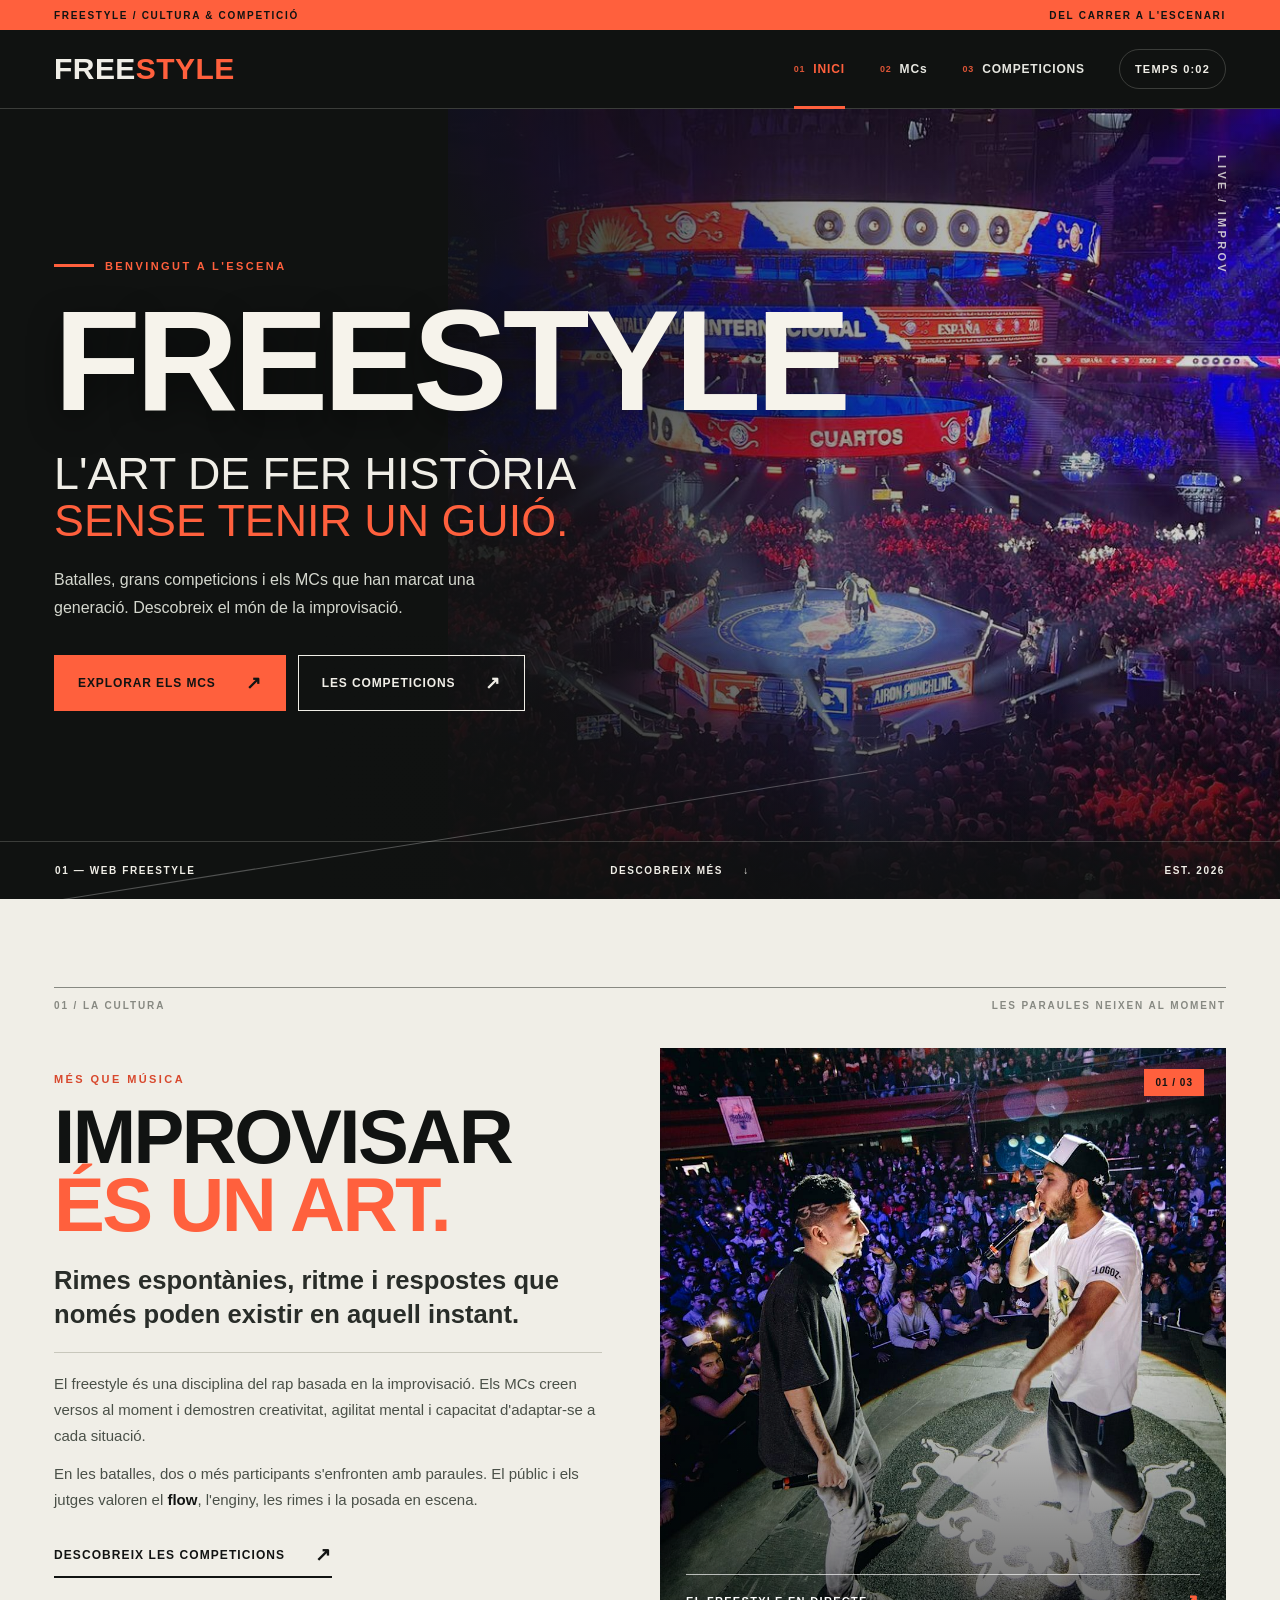
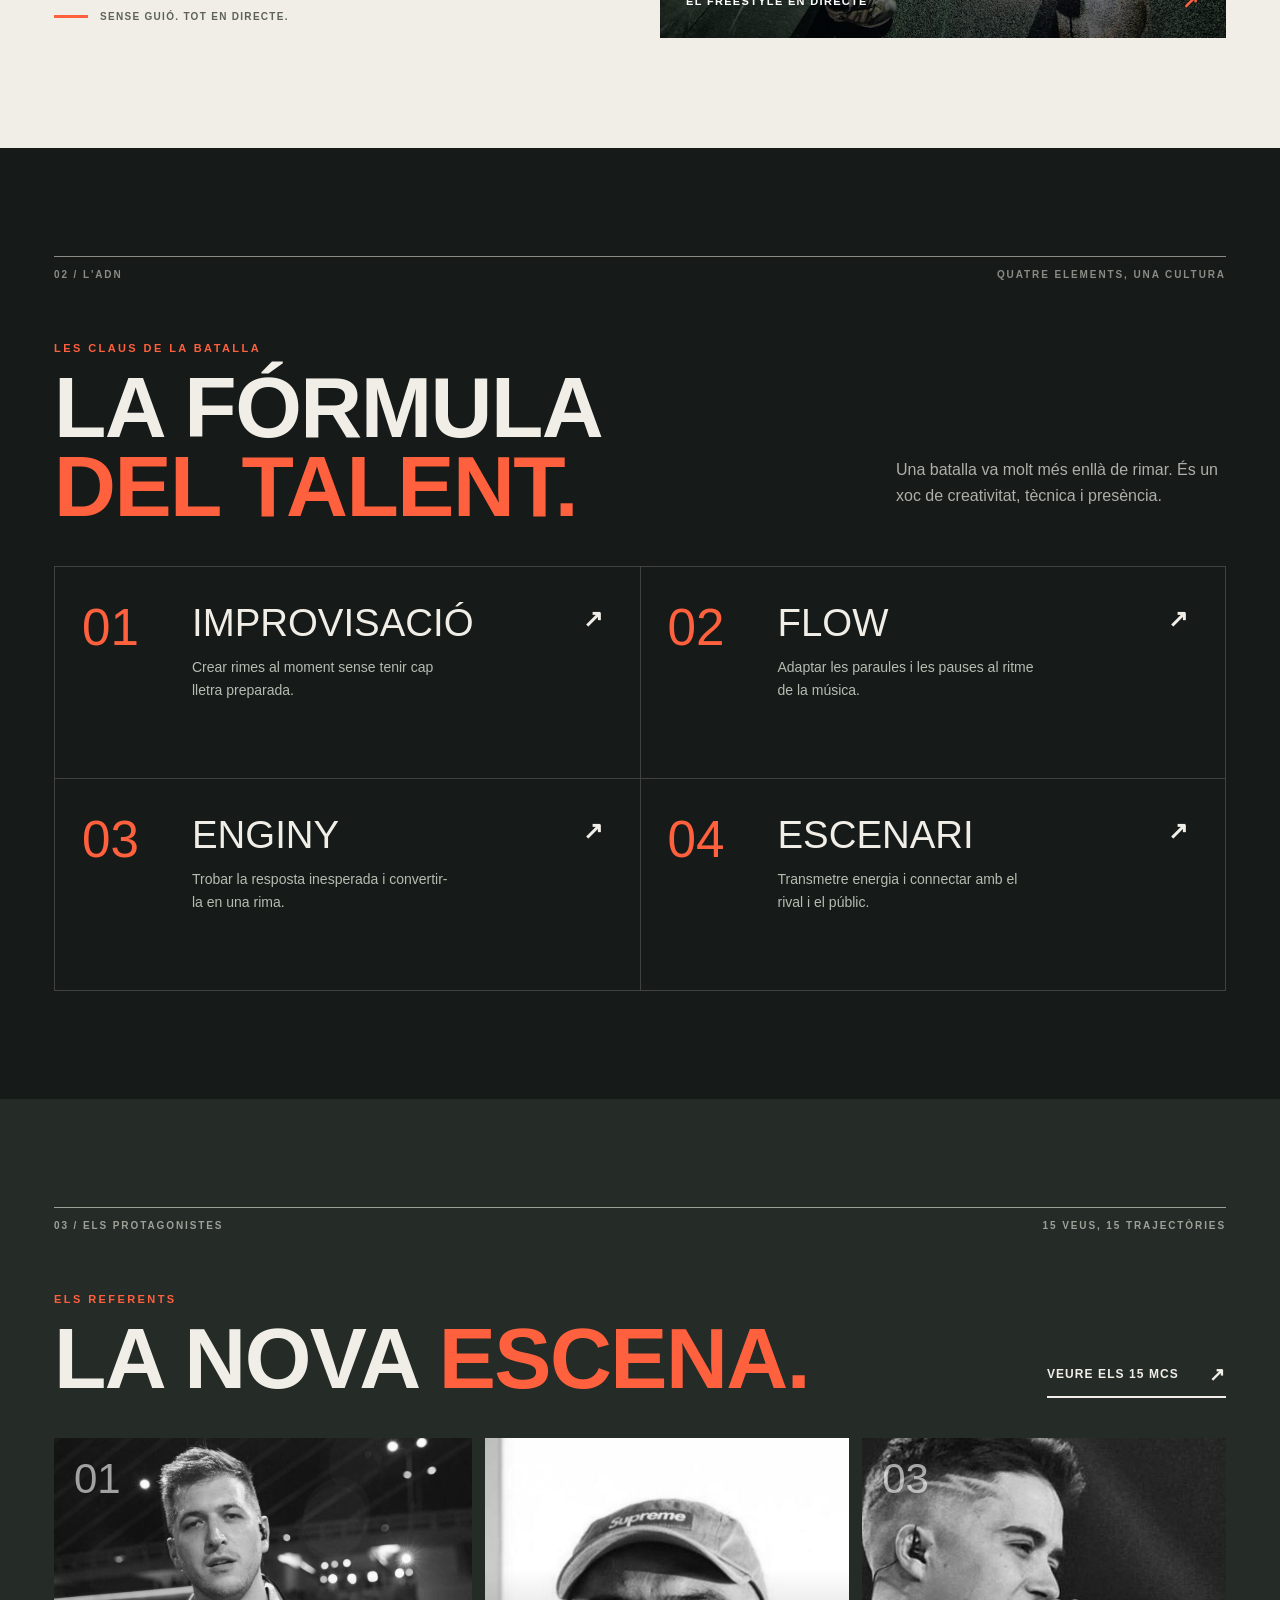
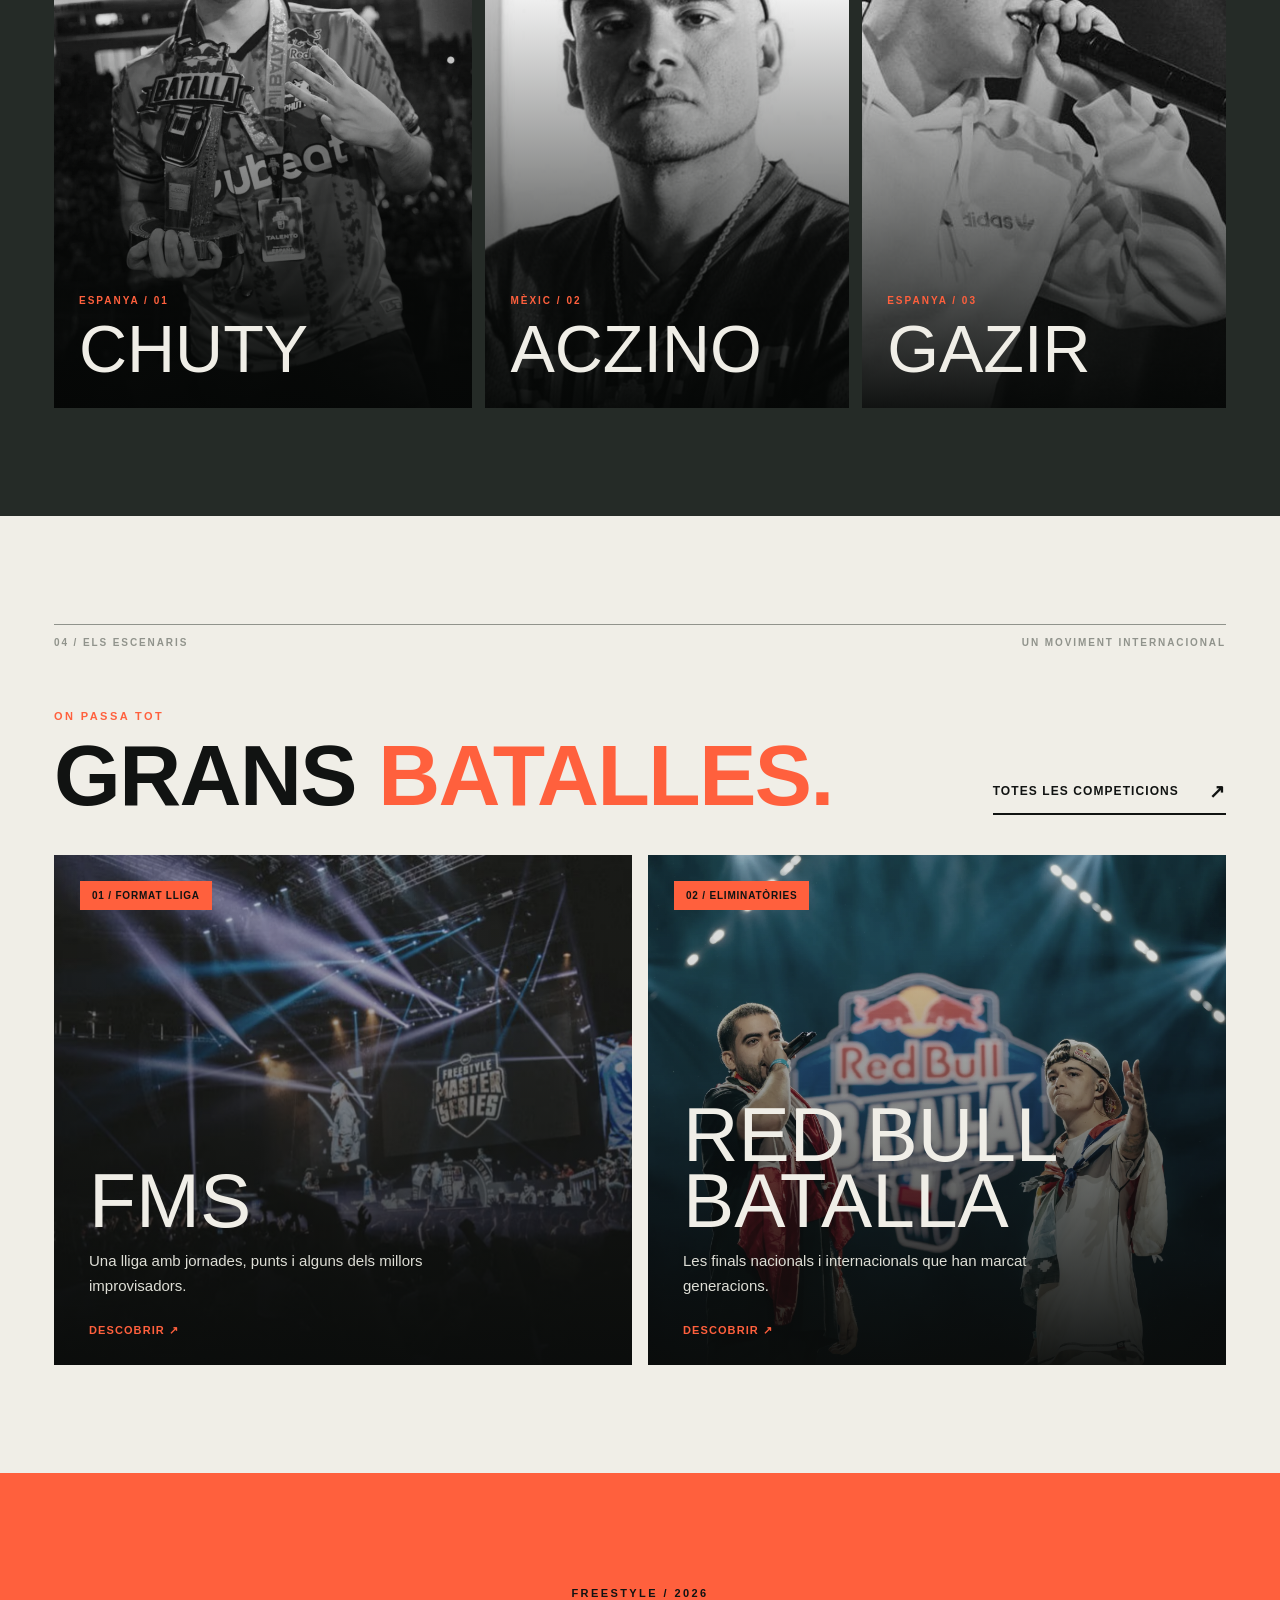
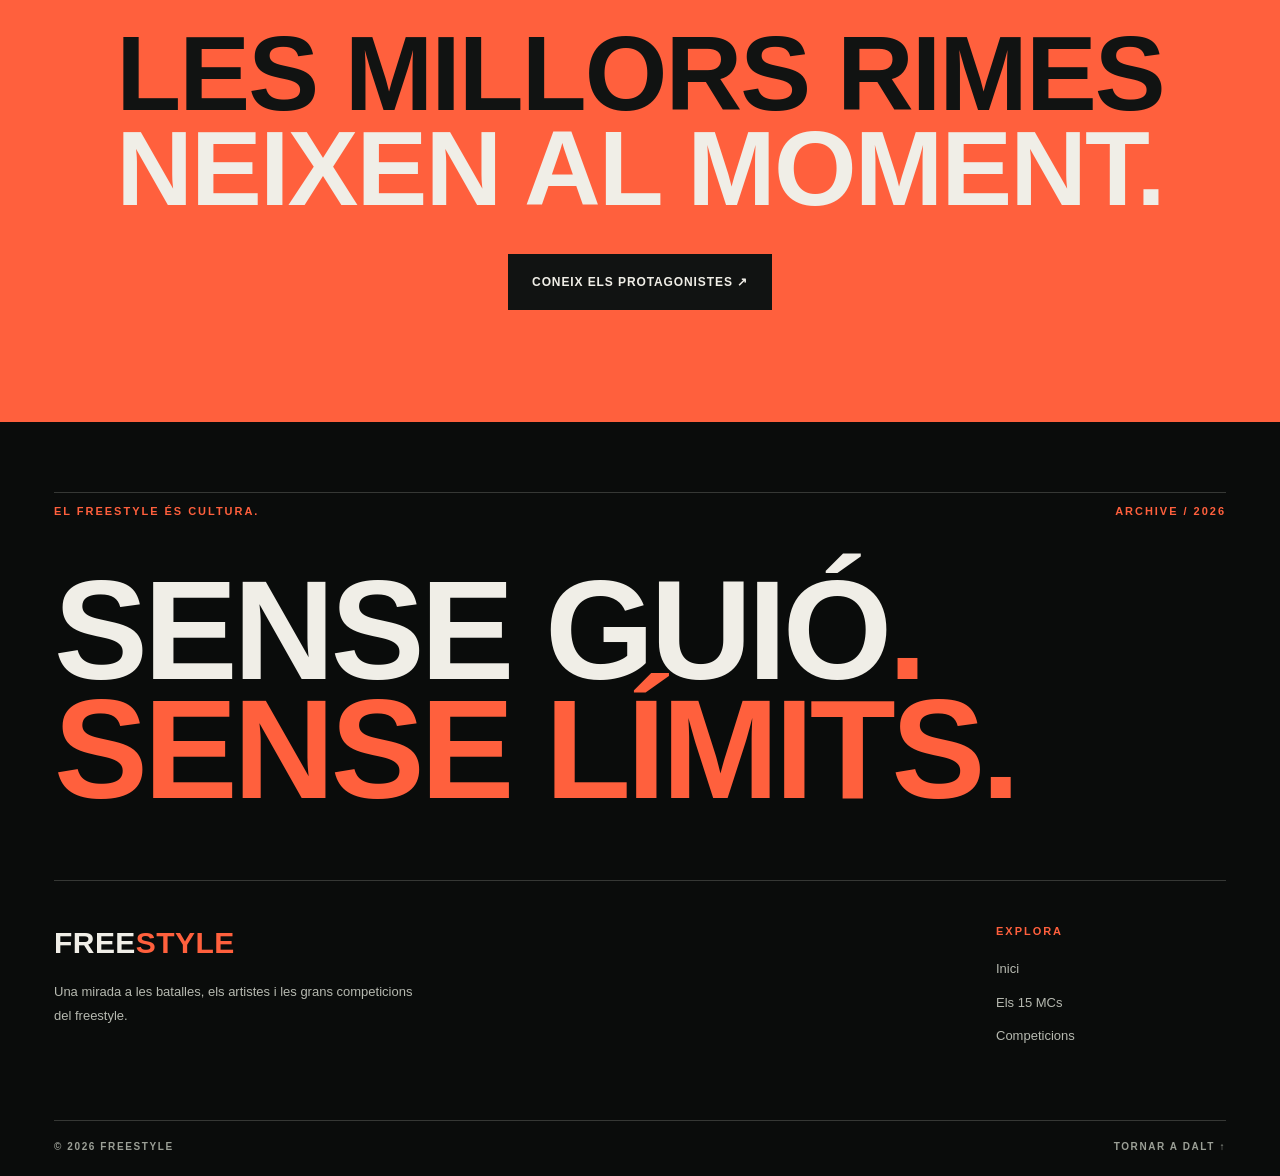
<file: A5/index.html>
<!DOCTYPE html>
<html lang="ca">
<head>
  <meta charset="UTF-8">
  <meta name="viewport" content="width=device-width, initial-scale=1.0">
  <meta name="author" content="Marc Bertomeu">
  <meta name="keywords" content="freestyle, rap, MCs, FMS, Red Bull Batalla, batalles">
  <meta name="theme-color" content="#111312">
  <meta name="description" content="Descobreix la cultura del freestyle, els MCs i les seves grans competicions.">
  <title>Freestyle | Inici</title>
  <link rel="stylesheet" href="css/estils.css">
  <script>
    // Exercici 3: cronòmetre que es reinicia en recarregar la pàgina.
    function iniciarRellotge() {
      let segons = 0;
      const element = document.getElementById('rellotge');
      function actualitzar() {
        const minuts = Math.floor(segons / 60);
        const seg = (segons % 60).toString().padStart(2, '0');
        if (element) element.textContent = 'TEMPS ' + minuts + ':' + seg;
      }
      actualitzar();
      setInterval(function() { segons++; actualitzar(); }, 1000);
    }
  </script>
</head>
<body class="pagina-inici" onload="iniciarRellotge()">
<div class="top-strip"><div class="contenidor strip-inner"><span>FREESTYLE / CULTURA &amp; COMPETICIÓ</span><span>DEL CARRER A L'ESCENARI</span></div></div>
<header class="capcalera">
 <div class="contenidor barra-superior">
   <a class="logo" href="index.html" aria-label="Freestyle - inici"><span class="logo-word">FREE<span>STYLE</span></span></a>
   <nav class="menu" aria-label="Navegació principal">
      <a class="actiu" href="index.html"><span>01</span> INICI</a>
      <a class="" href="mcs.html"><span>02</span> MCs</a>
      <a class="" href="competicions.html"><span>03</span> COMPETICIONS</a>
   </nav>
  <p id="rellotge">
 </div>
</header>
<section class="hero" id="inici" aria-labelledby="hero-titol">
  <div class="hero-photo" role="img" aria-label="Final de Red Bull Batalla amb l'escenari i el públic"></div>
  <div class="hero-graphic" aria-hidden="true">LIVE / IMPROV</div>
  <div class="contenidor hero-contingut">
    <div class="eyebrow"><span class="eyebrow-line"></span> BENVINGUT A L'ESCENA</div>
    <h1 id="hero-titol">FREESTYLE</h1>
    <p class="hero-lead">L'art de fer història<br><em>sense tenir un guió.</em></p>
    <p class="hero-descripcio">Batalles, grans competicions i els MCs que han marcat una generació. Descobreix el món de la improvisació.</p>
    <div class="hero-botons"><a href="mcs.html" class="boto boto-vermell">EXPLORAR ELS MCs <span>↗</span></a><a href="competicions.html" class="boto boto-contorn">LES COMPETICIONS <span>↗</span></a></div>
  </div>
  <div class="hero-bottom"><span>01 — WEB FREESTYLE</span><a href="#descobreix">DESCOBREIX MÉS <span>↓</span></a><span>EST. 2026</span></div>
</section>
<main id="descobreix">
  <section class="apartat introduccio" id="cultura" aria-labelledby="intro-titol">
    <div class="contenidor">
      <div class="section-meta"><span>01 / LA CULTURA</span><span>LES PARAULES NEIXEN AL MOMENT</span></div>
      <div class="intro-feature">
        <div class="intro-copy">
          <span class="subtitol">MÉS QUE MÚSICA</span>
          <h2 id="intro-titol">IMPROVISAR<br><em>ÉS UN ART.</em></h2>
          <p class="intro-lead">Rimes espontànies, ritme i respostes que només poden existir en aquell instant.</p>
          <div class="intro-explain">
            <p>El freestyle és una disciplina del rap basada en la improvisació. Els MCs creen versos al moment i demostren creativitat, agilitat mental i capacitat d'adaptar-se a cada situació.</p>
            <p>En les batalles, dos o més participants s'enfronten amb paraules. El públic i els jutges valoren el <strong>flow</strong>, l'enginy, les rimes i la posada en escena.</p>
          </div>
          <a class="link-underline intro-cta" href="competicions.html">DESCOBREIX LES COMPETICIONS <span>↗</span></a>
          <div class="intro-bottom-tag"><span class="intro-tag-line"></span> SENSE GUIÓ. TOT EN DIRECTE.</div>
        </div>
        <div class="intro-visual">
          <img src="img/batalla.jpg" alt="Dos MCs improvisant davant del públic en una batalla de freestyle">
          <span class="intro-photo-label">EL FREESTYLE EN DIRECTE <span>↗</span></span>
          <span class="intro-photo-number">01 / 03</span>
        </div>
      </div>
    </div>
  </section>
  <section class="apartat caracteristiques">
   <div class="contenidor"><div class="section-meta"><span>02 / L'ADN</span><span>QUATRE ELEMENTS, UNA CULTURA</span></div>
    <div class="section-title-inline"><div><span class="subtitol">LES CLAUS DE LA BATALLA</span><h2>LA FÓRMULA<br><em>DEL TALENT.</em></h2></div><p>Una batalla va molt més enllà de rimar. És un xoc de creativitat, tècnica i presència.</p></div>
    <div class="targetes-grid">
      <article class="targeta"><span class="numero">01</span><div><h3>IMPROVISACIÓ</h3><p>Crear rimes al moment sense tenir cap lletra preparada.</p></div><span class="feature-icon">↗</span></article>
      <article class="targeta"><span class="numero">02</span><div><h3>FLOW</h3><p>Adaptar les paraules i les pauses al ritme de la música.</p></div><span class="feature-icon">↗</span></article>
      <article class="targeta"><span class="numero">03</span><div><h3>ENGINY</h3><p>Trobar la resposta inesperada i convertir-la en una rima.</p></div><span class="feature-icon">↗</span></article>
      <article class="targeta"><span class="numero">04</span><div><h3>ESCENARI</h3><p>Transmetre energia i connectar amb el rival i el públic.</p></div><span class="feature-icon">↗</span></article>
    </div>
   </div>
  </section>
  <section class="apartat mcs-destacats">
   <div class="contenidor"><div class="section-meta"><span>03 / ELS PROTAGONISTES</span><span>15 VEUS, 15 TRAJECTÒRIES</span></div>
    <div class="section-title-inline"><div><span class="subtitol">ELS REFERENTS</span><h2>LA NOVA <em>ESCENA.</em></h2></div><a class="link-underline" href="mcs.html">VEURE ELS 15 MCs <span>↗</span></a></div>
    <div class="mcs-grid">
      <a class="mc-targeta" href="mcs.html" data-index="01"><img src="img/chuty.jpg" alt="Chuty"><div class="mc-info"><span>ESPANYA / 01</span><h3>CHUTY</h3></div></a>
      <a class="mc-targeta" href="mcs.html" data-index="02"><img src="img/aczino.jpg" alt="Aczino"><div class="mc-info"><span>MÈXIC / 02</span><h3>ACZINO</h3></div></a>
      <a class="mc-targeta" href="mcs.html" data-index="03"><img src="img/gazir.jpg" alt="Gazir"><div class="mc-info"><span>ESPANYA / 03</span><h3>GAZIR</h3></div></a>
    </div>
   </div>
  </section>
  <section class="apartat competicions-destacades">
   <div class="contenidor"><div class="section-meta"><span>04 / ELS ESCENARIS</span><span>UN MOVIMENT INTERNACIONAL</span></div>
    <div class="section-title-inline"><div><span class="subtitol">ON PASSA TOT</span><h2>GRANS <em>BATalles.</em></h2></div><a class="link-underline" href="competicions.html">TOTES LES COMPETICIONS <span>↗</span></a></div>
    <div class="competicions-grid">
      <a href="competicions.html" class="competicio-targeta"><img src="img/fms.jpg" alt="Escenari de la FMS"><span class="competicio-index">01 / FORMAT LLIGA</span><div class="competicio-contingut"><h3>FMS</h3><p>Una lliga amb jornades, punts i alguns dels millors improvisadors.</p><span>DESCOBRIR ↗</span></div></a>
      <a href="competicions.html" class="competicio-targeta"><img src="img/redbull.jpg" alt="Final de Red Bull Batalla"><span class="competicio-index">02 / ELIMINATÒRIES</span><div class="competicio-contingut"><h3>RED BULL<br>BATALLA</h3><p>Les finals nacionals i internacionals que han marcat generacions.</p><span>DESCOBRIR ↗</span></div></a>
    </div>
   </div>
  </section>
  <section class="frase-final"><div class="contenidor"><span class="subtitol">FREESTYLE / 2026</span><h2>LES MILLORS RIMES<br><em>NEIXEN AL MOMENT.</em></h2><a class="boto boto-blanc" href="mcs.html">CONEIX ELS PROTAGONISTES ↗</a></div></section>
</main>
<footer class="peu">
  <div class="contenidor">
   <div class="footer-kicker"><span>EL FREESTYLE ÉS CULTURA.</span><span>ARCHIVE / 2026</span></div>
   <div class="footer-manifest">SENSE GUIÓ<span class="period">.</span><br><em>SENSE LÍMITS.</em></div>
   <div class="footer-grid">
     <div><a class="logo" href="index.html"><span class="logo-word">FREE<span>STYLE</span></span></a><p>Una mirada a les batalles, els artistes i les grans competicions del freestyle.</p></div>
     <div><h3>EXPLORA</h3><a href="index.html">Inici</a><a href="mcs.html">Els 15 MCs</a><a href="competicions.html">Competicions</a></div>

   </div>
   <div class="footer-inferior"><span>© 2026 FREESTYLE</span><a href="#inici">TORNAR A DALT ↑</a></div>
  </div>
</footer>
</body></html>
</file>
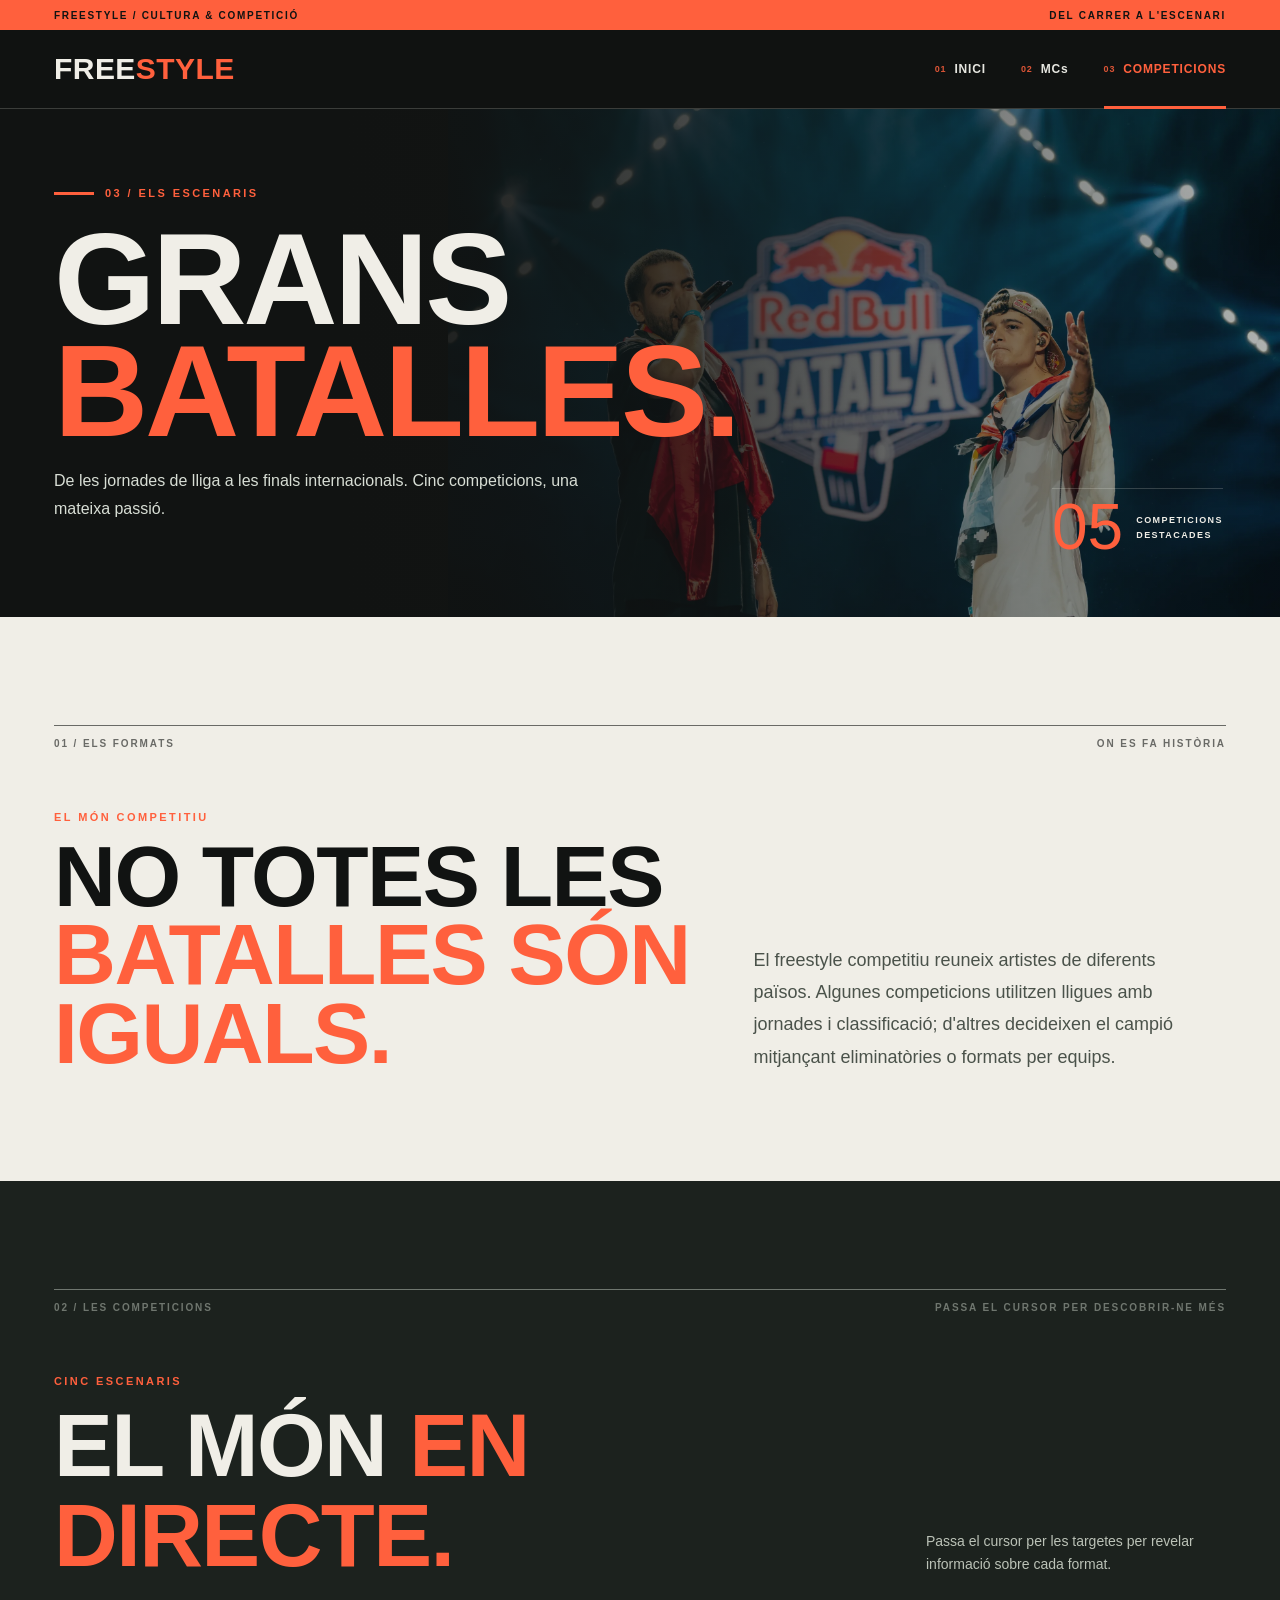
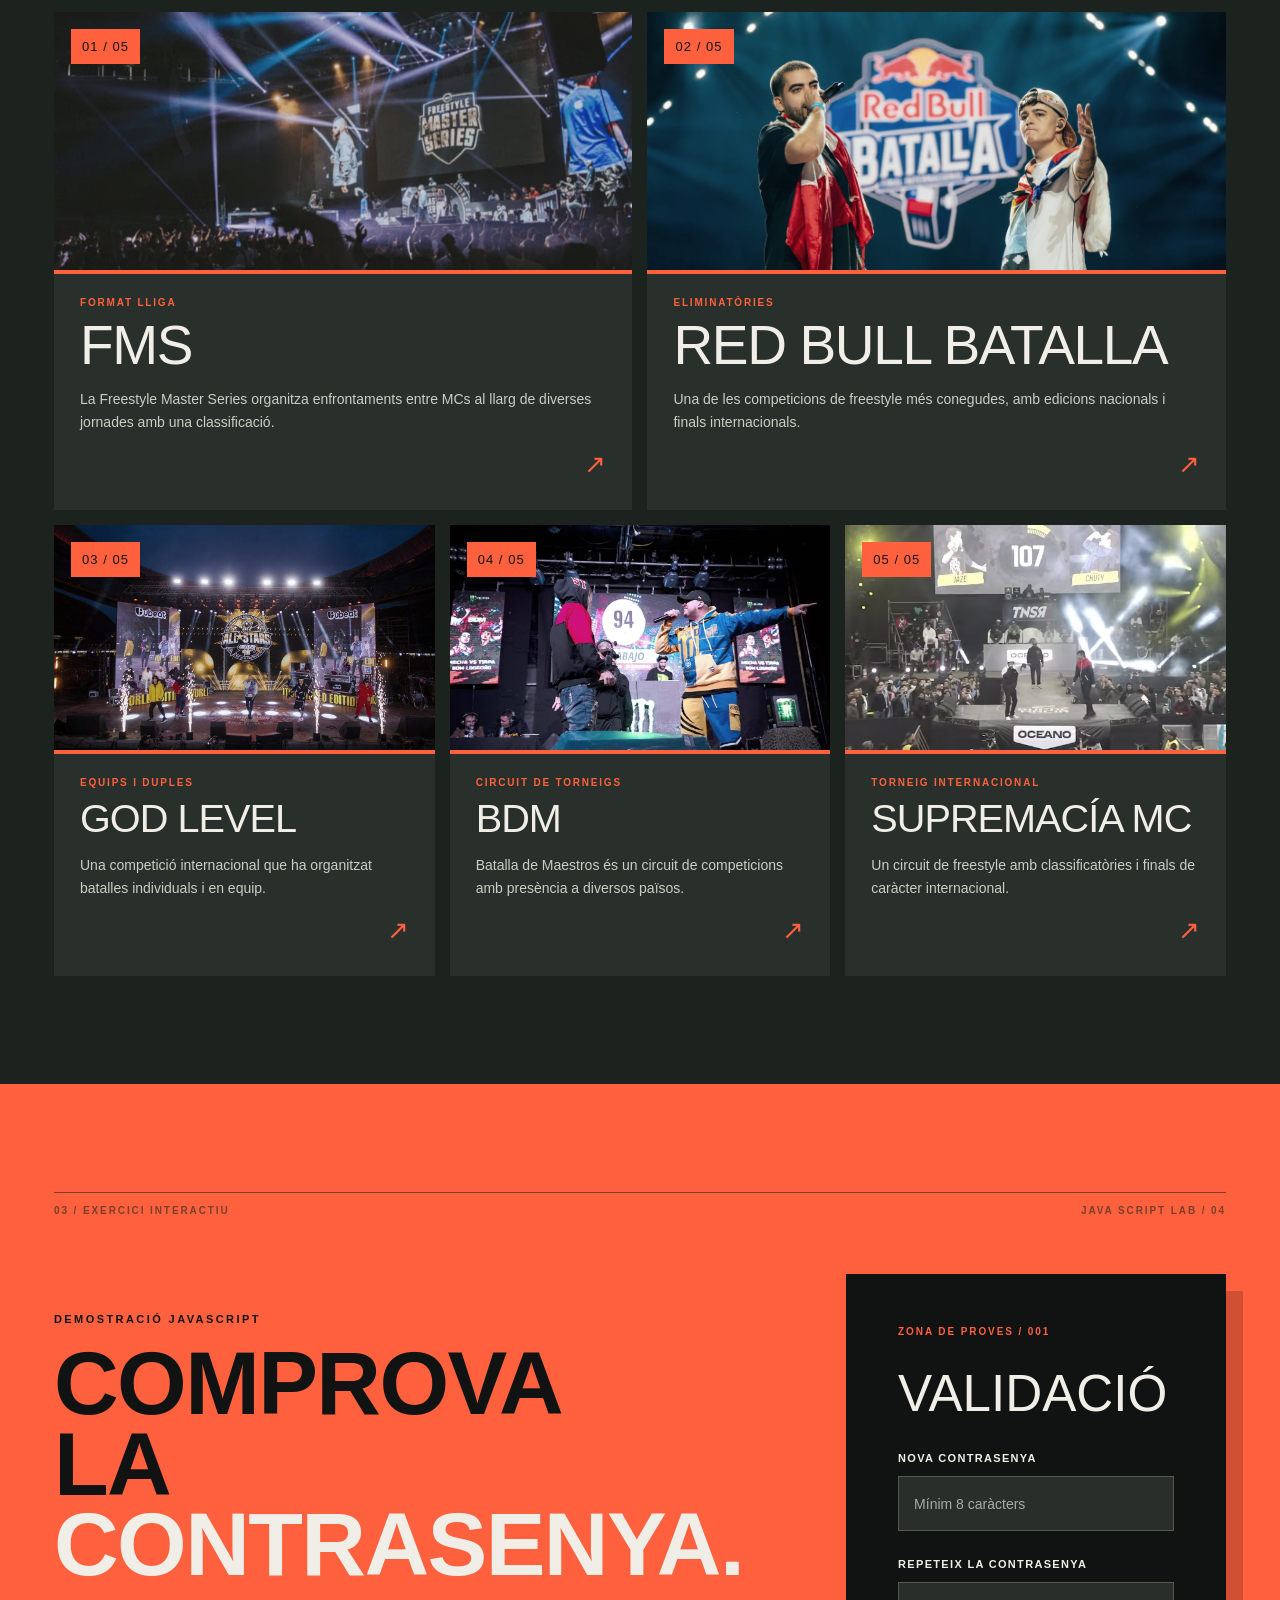
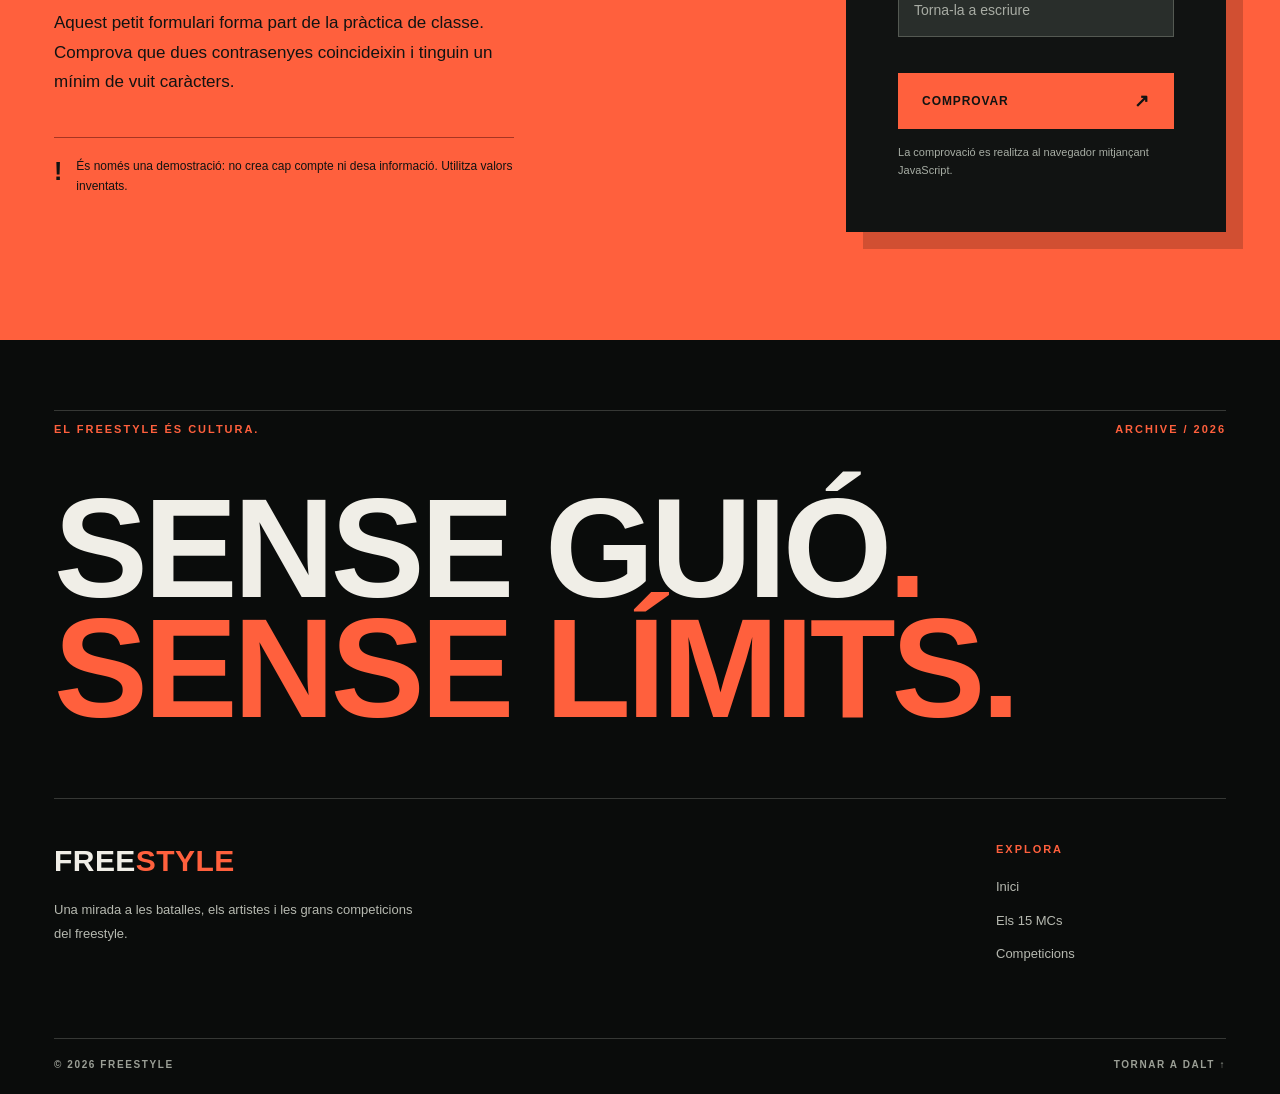
<file: A5/competicions.html>
<!DOCTYPE html>
<html lang="ca">
<head>
  <meta charset="UTF-8">
  <meta name="viewport" content="width=device-width, initial-scale=1.0">
  <meta name="author" content="Marc Bertomeu">
  <meta name="keywords" content="freestyle, rap, MCs, FMS, Red Bull Batalla, batalles">
  <meta name="theme-color" content="#111312">
  <meta name="description" content="Descobreix els formats i els esdeveniments més coneguts del freestyle.">
  <title>Freestyle | Competicions</title>
  <link rel="stylesheet" href="css/estils.css">
  
</head>
<body class="pagina-competicions" >
<div class="top-strip"><div class="contenidor strip-inner"><span>FREESTYLE / CULTURA &amp; COMPETICIÓ</span><span>DEL CARRER A L'ESCENARI</span></div></div>
<header class="capcalera">
 <div class="contenidor barra-superior">
   <a class="logo" href="index.html" aria-label="Freestyle - inici"><span class="logo-word">FREE<span>STYLE</span></span></a>
   <nav class="menu" aria-label="Navegació principal">
      <a class="" href="index.html"><span>01</span> INICI</a>
      <a class="" href="mcs.html"><span>02</span> MCs</a>
      <a class="actiu" href="competicions.html"><span>03</span> COMPETICIONS</a>
   </nav>
   
 </div>
</header>
<main id="inici">
  <section class="inner-hero comp-portada"><div class="inner-hero-image" role="img" aria-label="Públic i escenari de Red Bull Batalla"></div><div class="contenidor inner-hero-content"><div class="eyebrow"><span class="eyebrow-line"></span> 03 / ELS ESCENARIS</div><h1>GRANS <em>BATalles.</em></h1><p>De les jornades de lliga a les finals internacionals. Cinc competicions, una mateixa passió.</p><div class="inner-hero-count"><strong>05</strong><span>COMPETICIONS<br>DESTACADES</span></div></div></section>
  <section class="apartat comp-introduccio"><div class="contenidor"><div class="section-meta"><span>01 / ELS FORMATS</span><span>ON ES FA HISTÒRIA</span></div><div class="comp-intro-grid"><div><span class="subtitol">EL MÓN COMPETITIU</span><h2>NO TOTES LES<br><em>BATalles SÓN IGUALS.</em></h2></div><p>El freestyle competitiu reuneix artistes de diferents països. Algunes competicions utilitzen lligues amb jornades i classificació; d'altres decideixen el campió mitjançant eliminatòries o formats per equips.</p></div></div></section>
  <section class="apartat comp-llista"><div class="contenidor"><div class="section-meta"><span>02 / LES COMPETICIONS</span><span>PASSA EL CURSOR PER DESCOBRIR-NE MÉS</span></div><div class="galeria-capcalera"><div><span class="subtitol">CINC ESCENARIS</span><h2>EL MÓN <em>EN DIRECTE.</em></h2></div><p>Passa el cursor per les targetes per revelar informació sobre cada format.</p></div>
  <div class="comp-graella">
    <article class="comp-card" onmouseover="destacarCompeticio(this)" onmouseout="restaurarCompeticio(this)" tabindex="0" onfocus="destacarCompeticio(this)" onblur="restaurarCompeticio(this)">
       <div class="comp-image"><img src="img/fms.jpg" alt="FMS - competició de freestyle"><span class="comp-num">01 / 05</span></div>
       <div class="comp-info"><span class="comp-tipus">FORMAT LLIGA</span><h3>FMS</h3><p>La Freestyle Master Series organitza enfrontaments entre MCs al llarg de diverses jornades amb una classificació.</p><p class="comp-ocult">Les batalles inclouen rondes i formats diferents. Els participants acumulen punts durant la temporada.</p><span class="comp-arrow" aria-hidden="true">↗</span></div>
    </article>
    <article class="comp-card" onmouseover="destacarCompeticio(this)" onmouseout="restaurarCompeticio(this)" tabindex="0" onfocus="destacarCompeticio(this)" onblur="restaurarCompeticio(this)">
       <div class="comp-image"><img src="img/redbull.jpg" alt="RED BULL BATALLA - competició de freestyle"><span class="comp-num">02 / 05</span></div>
       <div class="comp-info"><span class="comp-tipus">ELIMINATÒRIES</span><h3>RED BULL BATALLA</h3><p>Una de les competicions de freestyle més conegudes, amb edicions nacionals i finals internacionals.</p><p class="comp-ocult">Els MCs avancen a través d&#x27;eliminatòries fins a disputar la final i decidir el campió.</p><span class="comp-arrow" aria-hidden="true">↗</span></div>
    </article>
    <article class="comp-card" onmouseover="destacarCompeticio(this)" onmouseout="restaurarCompeticio(this)" tabindex="0" onfocus="destacarCompeticio(this)" onblur="restaurarCompeticio(this)">
       <div class="comp-image"><img src="img/godlevel.jpg" alt="GOD LEVEL - competició de freestyle"><span class="comp-num">03 / 05</span></div>
       <div class="comp-info"><span class="comp-tipus">EQUIPS I DUPLES</span><h3>GOD LEVEL</h3><p>Una competició internacional que ha organitzat batalles individuals i en equip.</p><p class="comp-ocult">És coneguda pels formats de duples i trios, en què diversos MCs competeixen conjuntament.</p><span class="comp-arrow" aria-hidden="true">↗</span></div>
    </article>
    <article class="comp-card" onmouseover="destacarCompeticio(this)" onmouseout="restaurarCompeticio(this)" tabindex="0" onfocus="destacarCompeticio(this)" onblur="restaurarCompeticio(this)">
       <div class="comp-image"><img src="img/bdm.jpg" alt="BDM - competició de freestyle"><span class="comp-num">04 / 05</span></div>
       <div class="comp-info"><span class="comp-tipus">CIRCUIT DE TORNEIGS</span><h3>BDM</h3><p>Batalla de Maestros és un circuit de competicions amb presència a diversos països.</p><p class="comp-ocult">Inclou esdeveniments nacionals i internacionals de diferents nivells, com BDM Deluxe.</p><span class="comp-arrow" aria-hidden="true">↗</span></div>
    </article>
    <article class="comp-card" onmouseover="destacarCompeticio(this)" onmouseout="restaurarCompeticio(this)" tabindex="0" onfocus="destacarCompeticio(this)" onblur="restaurarCompeticio(this)">
       <div class="comp-image"><img src="img/supremacia.jpg" alt="SUPREMACÍA MC - competició de freestyle"><span class="comp-num">05 / 05</span></div>
       <div class="comp-info"><span class="comp-tipus">TORNEIG INTERNACIONAL</span><h3>SUPREMACÍA MC</h3><p>Un circuit de freestyle amb classificatòries i finals de caràcter internacional.</p><p class="comp-ocult">A través de competicions classificatòries, els MCs aconsegueixen arribar a les finals.</p><span class="comp-arrow" aria-hidden="true">↗</span></div>
    </article>
  </div></div></section>
  <section class="apartat registre-seccio"><div class="contenidor"><div class="section-meta"><span>03 / EXERCICI INTERACTIU</span><span>JAVA SCRIPT LAB / 04</span></div><div class="registre-caixa"><div class="registre-copy"><span class="subtitol">DEMOSTRACIÓ JAVASCRIPT</span><h2>COMPROVA<br>LA <em>CONTRASENYA.</em></h2><p>Aquest petit formulari forma part de la pràctica de classe. Comprova que dues contrasenyes coincideixin i tinguin un mínim de vuit caràcters.</p><div class="registre-disclaimer"><span>!</span><p>És només una demostració: no crea cap compte ni desa informació. Utilitza valors inventats.</p></div></div>
    <form id="formulari-password" novalidate><span class="form-kicker">ZONA DE PROVES / 001</span><h3>VALIDACIÓ</h3><label for="password1">Nova contrasenya</label><input id="password1" type="password" minlength="8" required autocomplete="new-password" placeholder="Mínim 8 caràcters"><label for="password2">Repeteix la contrasenya</label><input id="password2" type="password" minlength="8" required autocomplete="new-password" placeholder="Torna-la a escriure"><button type="submit" class="boto boto-vermell">COMPROVAR <span>↗</span></button><p class="form-small">La comprovació es realitza al navegador mitjançant JavaScript.</p></form>
  </div></div></section>
</main>
<footer class="peu">
  <div class="contenidor">
   <div class="footer-kicker"><span>EL FREESTYLE ÉS CULTURA.</span><span>ARCHIVE / 2026</span></div>
   <div class="footer-manifest">SENSE GUIÓ<span class="period">.</span><br><em>SENSE LÍMITS.</em></div>
   <div class="footer-grid">
     <div><a class="logo" href="index.html"><span class="logo-word">FREE<span>STYLE</span></span></a><p>Una mirada a les batalles, els artistes i les grans competicions del freestyle.</p></div>
     <div><h3>EXPLORA</h3><a href="index.html">Inici</a><a href="mcs.html">Els 15 MCs</a><a href="competicions.html">Competicions</a></div>

   </div>
   <div class="footer-inferior"><span>© 2026 FREESTYLE</span><a href="#inici">TORNAR A DALT ↑</a></div>
  </div>
</footer>
<script>
// Exercici 2: onmouseover/onmouseout canvien el color i mostren el paràgraf ocult.
function destacarCompeticio(element) {
  element.classList.add('comp-activa');
  const ocult = element.querySelector('.comp-ocult');
  if (ocult) ocult.style.display = 'block';
}
function restaurarCompeticio(element) {
  element.classList.remove('comp-activa');
  const ocult = element.querySelector('.comp-ocult');
  if (ocult) ocult.style.display = 'none';
}
// Exercici 4: dos passwords iguals i amb un mínim de vuit caràcters.
document.getElementById('formulari-password').addEventListener('submit',function(event) {
  event.preventDefault();
  const primera = document.getElementById('password1').value;
  const segona = document.getElementById('password2').value;
  if (primera.length < 8 || segona.length < 8) {
    alert('La contrasenya ha de tenir un mínim de 8 caràcters.');
  } else if (primera !== segona) {
    alert('Les contrasenyes no coincideixen.');
  } else {
  alert('Les contrasenyes coincideixen i són vàlides.');
  }
});
</script>
</body></html>
</file>
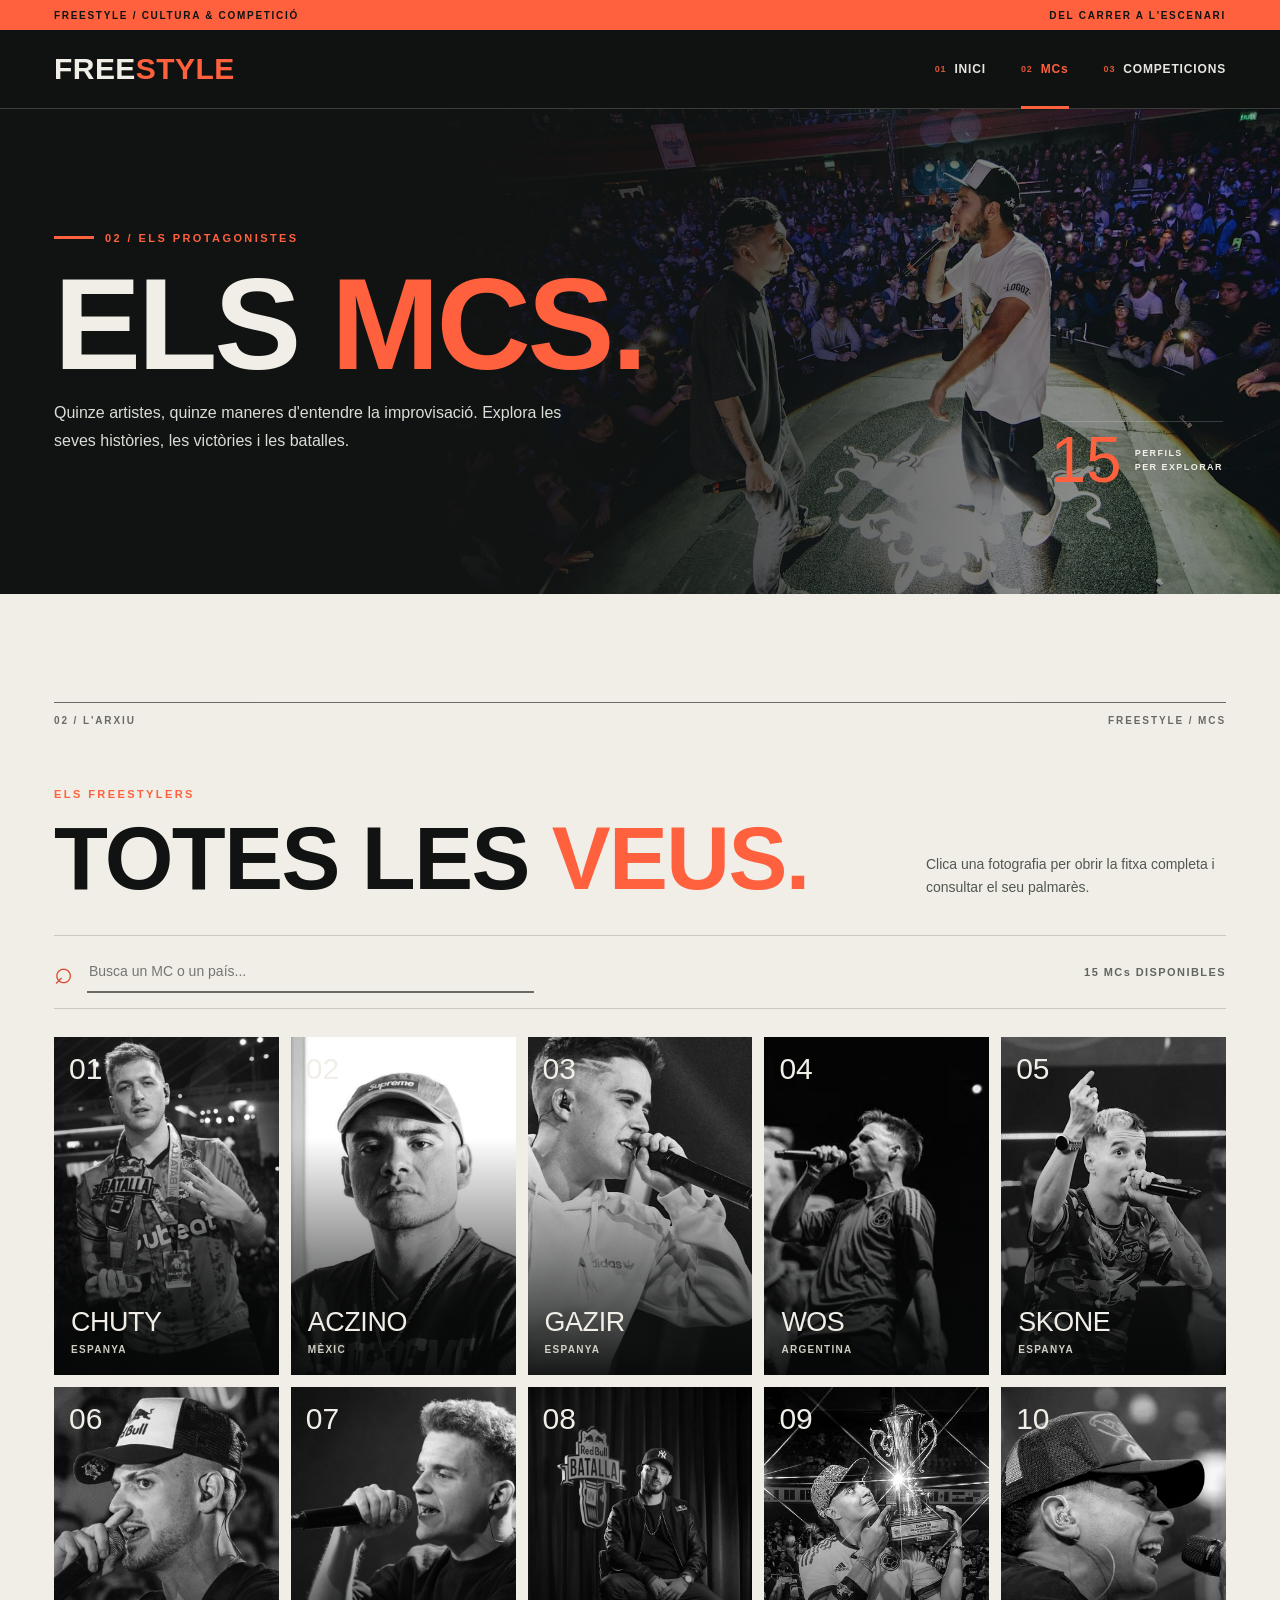
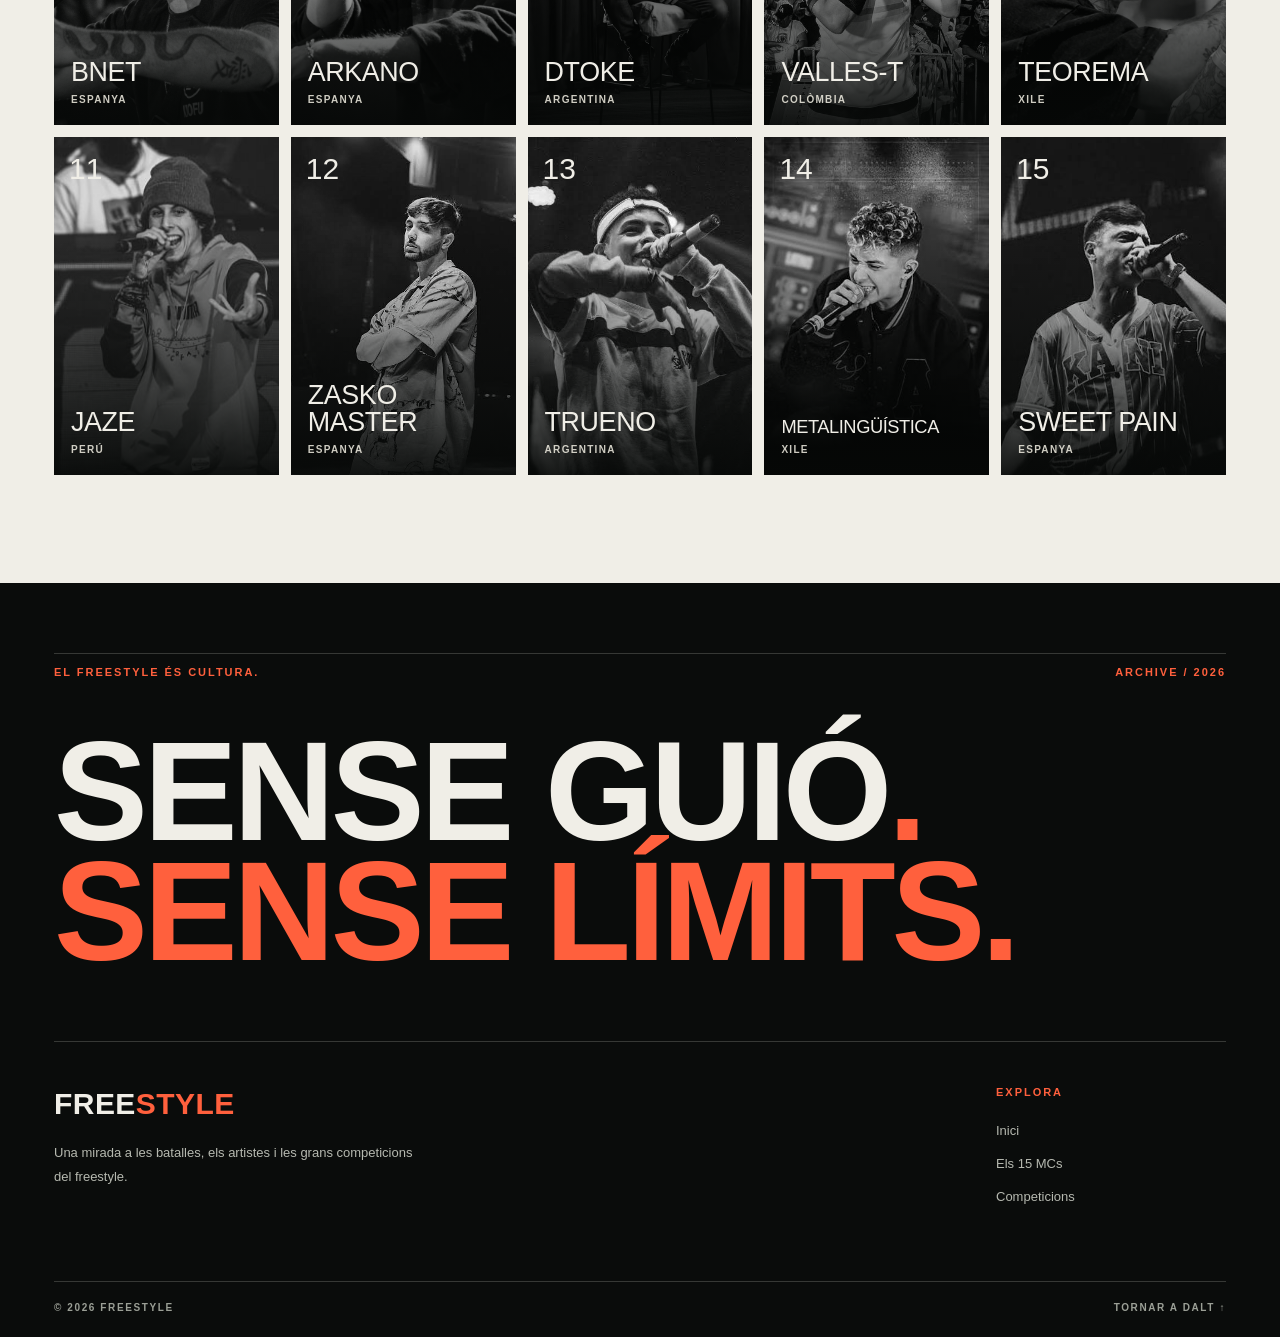
<file: A5/mcs.html>
<!DOCTYPE html>
<html lang="ca">
<head>
  <meta charset="UTF-8">
  <meta name="viewport" content="width=device-width, initial-scale=1.0">
  <meta name="referrer" content="strict-origin-when-cross-origin">
  <meta name="author" content="Marc Bertomeu">
  <meta name="keywords" content="freestyle, rap, MCs, FMS, Red Bull Batalla, batalles">
  <meta name="theme-color" content="#111312">
  <meta name="description" content="Coneix els 15 MCs, les seves fotografies, trajectòries i palmaresos.">
  <title>Freestyle | MCs</title>
  <link rel="stylesheet" href="css/estils.css">
  <script src="components/script.js" defer></script>
</head>
<body class="pagina-mcs" >
<div class="top-strip"><div class="contenidor strip-inner"><span>FREESTYLE / CULTURA &amp; COMPETICIÓ</span><span>DEL CARRER A L'ESCENARI</span></div></div>
<header class="capcalera">
 <div class="contenidor barra-superior">
   <a class="logo" href="index.html" aria-label="Freestyle - inici"><span class="logo-word">FREE<span>STYLE</span></span></a>
   <nav class="menu" aria-label="Navegació principal">
      <a class="" href="index.html"><span>01</span> INICI</a>
      <a class="actiu" href="mcs.html"><span>02</span> MCs</a>
      <a class="" href="competicions.html"><span>03</span> COMPETICIONS</a>
   </nav>
   
 </div>
</header>
<main id="inici">
  <section class="inner-hero mcs-portada"><div class="inner-hero-image" role="img" aria-label="Un escenari de freestyle"></div><div class="contenidor inner-hero-content"><div class="eyebrow"><span class="eyebrow-line"></span> 02 / ELS PROTAGONISTES</div><h1>ELS <em>MCs.</em></h1><p>Quinze artistes, quinze maneres d'entendre la improvisació. Explora les seves històries, les victòries i les batalles.</p><div class="inner-hero-count"><strong>15</strong><span>PERFILS<br>PER EXPLORAR</span></div></div></section>
  <section class="apartat galeria-mcs"><div class="contenidor">
     <div class="section-meta"><span>02 / L'ARXIU</span><span>FREESTYLE / MCs</span></div>
     <div class="galeria-capcalera"><div><span class="subtitol">ELS FREESTYLERS</span><h2>TOTES LES <em>VEUS.</em></h2></div><p>Clica una fotografia per obrir la fitxa completa i consultar el seu palmarès.</p></div>
     <div class="gallery-toolbar"><label class="search-label" for="mc-buscador"><span class="search-icon">⌕</span><input id="mc-buscador" type="search" autocomplete="off" placeholder="Busca un MC o un país..." aria-label="Buscar MC per nom o país"></label><p id="mc-resultats">15 MCs DISPONIBLES</p></div>
     <div class="galeria-grid" id="galeria-grid">
       <button class="mc-galeria" type="button" data-mc="chuty" data-nom="chuty" data-pais="espanya" aria-label="Obrir fitxa de CHUTY">
         <img src="img/chuty.jpg" alt="CHUTY" loading="lazy"><span class="mc-index">01</span><span class="galeria-info"><strong>CHUTY</strong><small>ESPANYA</small></span>
       </button>
       <button class="mc-galeria" type="button" data-mc="aczino" data-nom="aczino" data-pais="mèxic" aria-label="Obrir fitxa de ACZINO">
         <img src="img/aczino.jpg" alt="ACZINO" loading="lazy"><span class="mc-index">02</span><span class="galeria-info"><strong>ACZINO</strong><small>MÈXIC</small></span>
       </button>
       <button class="mc-galeria" type="button" data-mc="gazir" data-nom="gazir" data-pais="espanya" aria-label="Obrir fitxa de GAZIR">
         <img src="img/gazir.jpg" alt="GAZIR" loading="lazy"><span class="mc-index">03</span><span class="galeria-info"><strong>GAZIR</strong><small>ESPANYA</small></span>
       </button>
       <button class="mc-galeria" type="button" data-mc="wos" data-nom="wos" data-pais="argentina" aria-label="Obrir fitxa de WOS">
         <img src="img/wos.jpg" alt="WOS" loading="lazy"><span class="mc-index">04</span><span class="galeria-info"><strong>WOS</strong><small>ARGENTINA</small></span>
       </button>
       <button class="mc-galeria" type="button" data-mc="skone" data-nom="skone" data-pais="espanya" aria-label="Obrir fitxa de SKONE">
         <img src="img/skone.jpg" alt="SKONE" loading="lazy"><span class="mc-index">05</span><span class="galeria-info"><strong>SKONE</strong><small>ESPANYA</small></span>
       </button>
       <button class="mc-galeria" type="button" data-mc="bnet" data-nom="bnet" data-pais="espanya" aria-label="Obrir fitxa de BNET">
         <img src="img/bnet.jpg" alt="BNET" loading="lazy"><span class="mc-index">06</span><span class="galeria-info"><strong>BNET</strong><small>ESPANYA</small></span>
       </button>
       <button class="mc-galeria" type="button" data-mc="arkano" data-nom="arkano" data-pais="espanya" aria-label="Obrir fitxa de ARKANO">
         <img src="img/arkano.jpg" alt="ARKANO" loading="lazy"><span class="mc-index">07</span><span class="galeria-info"><strong>ARKANO</strong><small>ESPANYA</small></span>
       </button>
       <button class="mc-galeria" type="button" data-mc="dtoke" data-nom="dtoke" data-pais="argentina" aria-label="Obrir fitxa de DTOKE">
         <img src="img/dtoke.jpg" alt="DTOKE" loading="lazy"><span class="mc-index">08</span><span class="galeria-info"><strong>DTOKE</strong><small>ARGENTINA</small></span>
       </button>
       <button class="mc-galeria" type="button" data-mc="vallest" data-nom="valles-t" data-pais="colòmbia" aria-label="Obrir fitxa de VALLES-T">
         <img src="img/vallest.jpg" alt="VALLES-T" loading="lazy"><span class="mc-index">09</span><span class="galeria-info"><strong>VALLES-T</strong><small>COLÒMBIA</small></span>
       </button>
       <button class="mc-galeria" type="button" data-mc="teorema" data-nom="teorema" data-pais="xile" aria-label="Obrir fitxa de TEOREMA">
         <img src="img/teorema.jpg" alt="TEOREMA" loading="lazy"><span class="mc-index">10</span><span class="galeria-info"><strong>TEOREMA</strong><small>XILE</small></span>
       </button>
       <button class="mc-galeria" type="button" data-mc="jaze" data-nom="jaze" data-pais="perú" aria-label="Obrir fitxa de JAZE">
         <img src="img/jaze.jpg" alt="JAZE" loading="lazy"><span class="mc-index">11</span><span class="galeria-info"><strong>JAZE</strong><small>PERÚ</small></span>
       </button>
       <button class="mc-galeria" type="button" data-mc="zasko" data-nom="zasko master" data-pais="espanya" aria-label="Obrir fitxa de ZASKO MASTER">
         <img src="img/zasko.jpg" alt="ZASKO MASTER" loading="lazy"><span class="mc-index">12</span><span class="galeria-info"><strong>ZASKO MASTER</strong><small>ESPANYA</small></span>
       </button>
       <button class="mc-galeria" type="button" data-mc="trueno" data-nom="trueno" data-pais="argentina" aria-label="Obrir fitxa de TRUENO">
         <img src="img/trueno.jpg" alt="TRUENO" loading="lazy"><span class="mc-index">13</span><span class="galeria-info"><strong>TRUENO</strong><small>ARGENTINA</small></span>
       </button>
       <button class="mc-galeria" type="button" data-mc="metalinguistica" data-nom="metalingüística" data-pais="xile" aria-label="Obrir fitxa de METALINGÜÍSTICA">
         <img src="img/metalinguistica.jpg" alt="METALINGÜÍSTICA" loading="lazy"><span class="mc-index">14</span><span class="galeria-info"><strong>METALINGÜÍSTICA</strong><small>XILE</small></span>
       </button>
       <button class="mc-galeria" type="button" data-mc="sweetpain" data-nom="sweet pain" data-pais="espanya" aria-label="Obrir fitxa de SWEET PAIN">
         <img src="img/sweetpain.jpg" alt="SWEET PAIN" loading="lazy"><span class="mc-index">15</span><span class="galeria-info"><strong>SWEET PAIN</strong><small>ESPANYA</small></span>
       </button>
     </div>
     <div class="galeria-buit" id="galeria-buit" hidden>Cap MC coincideix amb la cerca.</div>
   </div></section>
</main>
<!-- El modal es genera amb les mateixes dades del JavaScript original -->
<div class="modal-mc" id="modal-mc" hidden>
  <div class="modal-fons"></div>
  <div class="modal-contingut" role="dialog" aria-modal="true" aria-labelledby="fitxa-nom" tabindex="-1">
     <div class="modal-topline"><span>FREESTYLE / FITXA DE L'ARTISTA</span><span>ARXIU DELS MCs</span></div>
     <button class="tancar-modal" id="tancar-modal" type="button" aria-label="Tancar fitxa">×</button>
     <div class="modal-grid">
       <div class="modal-photo"><img id="fitxa-imatge" src="img/chuty.jpg" alt="Fotografia del freestyler"><span>FREESTYLE / ARTIST PROFILE</span></div>
       <div class="modal-informacio"><p class="subtitol">CONEIX L'ARTISTA</p><h2 id="fitxa-nom">CHUTY</h2><p class="fitxa-pais" id="fitxa-pais">Espanya</p><div class="bio-details"><div><h3>NOM REAL</h3><p id="fitxa-real"></p></div><div><h3>TRAJECTÒRIA</h3><p id="fitxa-biografia"></p></div></div></div>
     </div>
     <div class="palmares-seccio"><div class="modal-section-head"><div><span class="subtitol">LA SEVA HISTÒRIA EN TÍTOLS</span><h3>PALMARÈS<span class="title-dot">.</span></h3></div><p>Explora els títols per categoria. Obre cada desplegable per veure les competicions i els anys.</p></div><div id="palmares-contingut"></div></div>
     <div class="batalla-destacada"><div class="modal-section-head"><div><span class="subtitol">DAMUNT L'ESCENARI</span><h3>BATALLA <em>DESTACADA.</em></h3></div></div><p id="batalla-titol"></p><div class="video-contenidor">
  <div class="batalla-portada" id="batalla-portada" hidden>
    
<img id="batalla-miniatura" src="img/batalla.jpg" alt="Miniatura de la batalla seleccionada" loading="lazy">

    <div class="batalla-portada-capa">
      <button id="batalla-reproduir" type="button" class="batalla-reproduir" aria-label="Reproduir la batalla dins la pàgina"><span aria-hidden="true">▶</span> REPRODUIR AQUÍ</button>
    </div>
  </div>
  <iframe id="batalla-video" title="Vídeo de la batalla destacada" loading="eager" allow="accelerometer; autoplay; clipboard-write; encrypted-media; gyroscope; picture-in-picture; web-share" referrerpolicy="strict-origin-when-cross-origin" allowfullscreen hidden></iframe>
  <div id="batalla-accions" class="batalla-accions" hidden>
    <a id="batalla-enllac" class="batalla-enllac" href="https://www.youtube.com/" target="_blank" rel="noopener noreferrer">VEURE A YOUTUBE ↗</a>
    <button id="batalla-reiniciar" class="batalla-tornar" type="button" hidden>TORNAR A LA MINIATURA</button>
  </div>
  <p id="batalla-nota" class="batalla-nota" hidden>Si el reproductor no funciona, obre la batalla a YouTube amb el botó superior.</p>
</div></div>
  </div>
</div>
<footer class="peu">
  <div class="contenidor">
   <div class="footer-kicker"><span>EL FREESTYLE ÉS CULTURA.</span><span>ARCHIVE / 2026</span></div>
   <div class="footer-manifest">SENSE GUIÓ<span class="period">.</span><br><em>SENSE LÍMITS.</em></div>
   <div class="footer-grid">
     <div><a class="logo" href="index.html"><span class="logo-word">FREE<span>STYLE</span></span></a><p>Una mirada a les batalles, els artistes i les grans competicions del freestyle.</p></div>
     <div><h3>EXPLORA</h3><a href="index.html">Inici</a><a href="mcs.html">Els 15 MCs</a><a href="competicions.html">Competicions</a></div>

   </div>
   <div class="footer-inferior"><span>© 2026 FREESTYLE</span><a href="#inici">TORNAR A DALT ↑</a></div>
  </div>
</footer>
</body></html>
</file>
<file: A5/css/estils.css>
/* FREESTYLE — Nova identitat editorial, 2026 */
:root {
  --ink:#111312;
  --ink2:#191c1a;
  --ink3:#242925;
  --paper:#f0eee7;
  --paper2:#e4e1d6;
  --accent:#ff603d;
  --accent-dark:#d8482d;
  --muted:#adafa8;
  --border:rgba(244,241,232,.19);
  --border-dark:rgba(17,19,18,.18);
  --display:Impact,'Arial Narrow','Franklin Gothic Heavy',sans-serif;
  --body:'Arial',Helvetica,sans-serif;
}
*,*::before,*::after{box-sizing:border-box}
html{scroll-behavior:smooth;scroll-padding-top:90px}
body{margin:0;background:var(--ink);color:var(--paper);font-family:var(--body);-webkit-font-smoothing:antialiased}
img{display:block;max-width:100%}
a{color:inherit;text-decoration:none}
button,input{font:inherit}
button{cursor:pointer}
[hidden]{display:none!important}
p{line-height:1.65}
h1,h2,h3,p{margin-top:0}
h1,h2,h3{line-height:1.02}
h1,h2,.footer-manifest{font-family:var(--display);font-weight:900;letter-spacing:-.018em;text-transform:uppercase}
.contenidor{width:min(1320px,calc(100% - 108px));margin-inline:auto}
:focus-visible{outline:3px solid var(--accent);outline-offset:4px}
::selection{background:var(--accent);color:#111}
/* ---- identity + navigation ---- */
.top-strip{background:var(--accent);color:var(--ink);height:30px;display:flex;align-items:center;font-size:10px;letter-spacing:.17em;font-weight:800}
.strip-inner{display:flex;justify-content:space-between;align-items:center}
.capcalera{position:sticky;top:0;z-index:60;background:rgba(17,19,18,.97);border-bottom:1px solid var(--border);backdrop-filter:blur(16px)}
.barra-superior{display:flex;align-items:center;justify-content:space-between;gap:34px;min-height:78px}
.logo{display:inline-flex;align-items:center;gap:11px;flex:0 0 auto}
.logo-mark{background:var(--accent);color:var(--ink);display:grid;place-content:center;width:43px;height:43px;font-family:var(--display);font-size:29px;letter-spacing:-.05em;line-height:1}
.logo-mark-dot{color:var(--paper)}
.logo-word{font-family:var(--display);font-size:28px;letter-spacing:.005em;color:var(--paper)}
.logo-word>span{color:var(--accent)}
.menu{display:flex;gap:35px;align-items:center;margin-left:auto}
.menu a{display:inline-flex;gap:8px;align-items:center;position:relative;min-height:78px;font-size:12px;font-weight:800;letter-spacing:.07em;white-space:nowrap;color:#e6e6e0;transition:color .2s}
.menu a span{font-size:9px;color:var(--accent);opacity:.85}
.menu a::after{content:"";position:absolute;left:0;right:0;bottom:-1px;height:3px;background:var(--accent);transform:scaleX(0);transform-origin:left;transition:transform .25s}
.menu a:hover,.menu a.actiu{color:var(--accent)}
.menu a:hover::after,.menu a.actiu::after{transform:scaleX(1)}
#rellotge{flex-shrink:0;font-size:11px;letter-spacing:.11em;font-weight:800;color:var(--paper);border:1px solid var(--border);border-radius:100px;padding:10px 15px;margin:0;white-space:nowrap;font-variant-numeric:tabular-nums}
/* ---- shared editorial components ---- */
.apartat{padding:108px 0}
.subtitol,.eyebrow{font-size:11px;font-weight:900;letter-spacing:.22em;text-transform:uppercase;color:var(--accent)}
.eyebrow{display:flex;align-items:center;gap:11px}
.eyebrow-line{display:inline-block;width:40px;height:3px;background:var(--accent)}
.section-meta{display:flex;align-items:center;justify-content:space-between;gap:20px;border-top:1px solid currentColor;padding-top:12px;opacity:.6;font-size:10px;font-weight:800;letter-spacing:.19em;margin-bottom:58px;text-transform:uppercase}
.section-title-inline{display:flex;align-items:end;justify-content:space-between;gap:30px;margin-bottom:40px}
.section-title-inline h2,.intro-head h2,.comp-intro-grid h2{font-size:clamp(55px,6.7vw,106px);line-height:.92;margin:12px 0 0}
.section-title-inline h2 em,.intro-head h2 em,.comp-intro-grid h2 em{font-style:normal;color:var(--accent)}
.section-title-inline>p{max-width:330px;color:var(--muted)}
.link-underline{display:inline-flex;align-items:center;gap:30px;padding:0 0 10px;border-bottom:2px solid currentColor;font-size:12px;font-weight:900;letter-spacing:.09em;text-transform:uppercase;white-space:nowrap;transition:color .2s}
.link-underline:hover{color:var(--accent)}
.link-underline span{font-size:19px}
.boto{display:inline-flex;align-items:center;justify-content:space-between;gap:30px;min-height:56px;padding:17px 23px;border:1px solid var(--paper);font-weight:900;font-size:12px;letter-spacing:.075em;text-transform:uppercase;transition:background .25s,color .25s,transform .25s;cursor:pointer}
.boto span{font-size:18px;line-height:1}
.boto-vermell{background:var(--accent);color:var(--ink);border-color:var(--accent)}
.boto-vermell:hover{background:var(--paper);border-color:var(--paper);transform:translateY(-3px)}
.boto-contorn{background:transparent;color:var(--paper)}
.boto-contorn:hover{background:var(--paper);color:var(--ink);transform:translateY(-3px)}
.boto-blanc{background:var(--ink);color:var(--paper);border-color:var(--ink)}
.boto-blanc:hover{background:var(--paper);border-color:var(--paper);color:var(--ink)}
/* ---- homepage hero: diagonal photo, oversized editorial title ---- */
.hero{min-height:min(790px,calc(100svh - 108px));background:#101211;position:relative;isolation:isolate;display:flex;align-items:center;overflow:hidden}
.hero-photo{position:absolute;inset:0 0 0 35%;background:url('../img/portada.jpg') center center/cover no-repeat;z-index:-2}
.hero::before{content:"";position:absolute;inset:0;z-index:-1;background:linear-gradient(90deg,#101211 0%,#101211 24%,rgba(16,18,17,.89) 40%,rgba(16,18,17,.40) 63%,rgba(16,18,17,.12) 100%),linear-gradient(0deg,rgba(13,15,14,.8),transparent 35%)}
.hero::after{content:"";position:absolute;left:-4%;bottom:55px;width:73%;height:1px;background:rgba(255,255,255,.27);transform:rotate(-9deg);pointer-events:none}
.hero-graphic{position:absolute;right:52px;top:46px;writing-mode:vertical-rl;font-size:11px;font-weight:900;letter-spacing:.3em;opacity:.8}
.hero-contingut{padding:98px 0 135px;position:relative}
.hero h1{font-size:clamp(82px,11.1vw,187px);line-height:.83;margin:30px 0 30px;max-width:100%;color:#f6f3eb;letter-spacing:-.035em;text-shadow:0 12px 35px #0007}
.hero-lead{font-family:var(--display);font-size:clamp(28px,3.5vw,55px);line-height:1.05;margin:0 0 15px;text-transform:uppercase}
.hero-lead em{font-style:normal;color:var(--accent)}
.hero-descripcio{max-width:485px;font-size:16px;color:#d4d7ce;margin:22px 0 32px;line-height:1.8}
.hero-botons{display:flex;flex-wrap:wrap;gap:12px}
.hero-bottom{position:absolute;bottom:0;left:0;right:0;min-height:58px;padding:0 55px;display:flex;align-items:center;justify-content:space-between;gap:20px;border-top:1px solid var(--border);background:rgba(17,19,18,.45);font-size:10px;font-weight:900;letter-spacing:.16em}
.hero-bottom>a{display:flex;gap:20px;align-items:center}.hero-bottom>a:hover{color:var(--accent)}
/* ---- scrolling ribbon ---- */
.manifest-band{background:var(--accent);color:var(--ink);overflow:hidden}
.manifest-inner{min-height:82px;display:flex;align-items:center;justify-content:space-around;gap:30px;width:max(100%,1100px);padding:0 25px;white-space:nowrap}
.manifest-inner span{font:clamp(29px,3vw,43px)/1 var(--display);letter-spacing:.025em}
.manifest-inner b{font-size:27px}
/* ---- introduction ---- */
.introduccio{background:var(--paper);color:var(--ink)}
.introduccio .section-meta{color:#383e38}
.intro-head{display:grid;grid-template-columns:1.25fr .75fr;align-items:end;gap:40px;margin-bottom:60px}
.intro-lead{font-size:clamp(18px,1.7vw,23px);font-weight:700;line-height:1.45;max-width:390px;margin:0 0 4px;color:#414842}
.intro-grid{display:grid;grid-template-columns:1.08fr .92fr;gap:clamp(35px,6.5vw,100px);align-items:center}
.intro-imatge{position:relative}
.intro-imatge img{height:510px;width:100%;object-fit:cover;filter:contrast(1.06)}
.intro-imatge::before{content:"";position:absolute;inset:16px -16px -16px 16px;border:3px solid var(--accent);pointer-events:none;z-index:1}
.image-credit{font-size:10px;letter-spacing:.2em;font-weight:900;position:absolute;left:18px;bottom:18px;color:white;background:var(--ink);padding:12px;z-index:2}
.intro-text .content-index{font-weight:900;letter-spacing:.17em;color:var(--accent-dark);font-size:11px}
.intro-text h3{font:clamp(35px,4vw,60px)/.96 var(--display);margin:18px 0 25px}
.intro-text p{font-size:16px;line-height:1.83;color:#50554f;margin-bottom:17px}
.intro-text .link-underline{margin-top:19px;color:var(--ink)}
/* ---- fundamentals: numbered rows, not generic cards ---- */
.caracteristiques{background:#161a18;color:var(--paper)}
.caracteristiques .section-meta{color:#d6d7cc}
.targetes-grid{display:grid;grid-template-columns:1fr 1fr;border-top:1px solid var(--border);border-left:1px solid var(--border)}
.targeta{min-height:212px;display:grid;grid-template-columns:90px 1fr 30px;gap:20px;padding:38px 27px 34px;align-items:start;border-right:1px solid var(--border);border-bottom:1px solid var(--border);transition:background .2s,color .2s}
.targeta:hover{background:var(--accent);color:var(--ink)}
.numero{font:clamp(43px,4vw,67px)/.9 var(--display);color:var(--accent)}
.targeta h3{font:clamp(30px,3vw,46px)/.95 var(--display);margin:0 0 15px}
.targeta p{font-size:14px;line-height:1.6;max-width:260px;color:#b6bcb2;margin:0}
.targeta:hover .numero,.targeta:hover p{color:var(--ink)}
.feature-icon{font-size:24px;font-weight:700}
/* ---- homepage MC highlights ---- */
.mcs-destacats{background:#252b27;color:var(--paper)}
.mcs-destacats .section-meta{color:#eceee2}
.mcs-grid{display:grid;grid-template-columns:1.15fr 1fr 1fr;gap:13px}
.mc-targeta{position:relative;min-height:570px;isolation:isolate;overflow:hidden;background:#0c1110;display:block}
.mc-targeta img{position:absolute;inset:0;width:100%;height:100%;object-fit:cover;filter:grayscale(1);transition:filter .35s,transform .55s}
.mc-targeta::before{content:"";position:absolute;inset:23% 0 0;background:linear-gradient(transparent,rgba(5,7,6,.95));z-index:1}
.mc-targeta::after{content:attr(data-index);position:absolute;left:20px;top:17px;z-index:2;font:42px var(--display);color:#fff9}
.mc-targeta:hover img,.mc-targeta:focus-visible img{filter:grayscale(0);transform:scale(1.06)}
.mc-info{position:absolute;z-index:2;bottom:26px;left:25px;right:15px}
.mc-info span{font-size:10px;letter-spacing:.2em;font-weight:900;color:var(--accent)}
.mc-info h3{font:clamp(58px,5.2vw,88px)/.95 var(--display);margin:10px 0 0;transition:color .2s}
.mc-targeta:hover .mc-info h3{color:var(--accent)}
/* ---- competition teaser ---- */
.competicions-destacades{background:var(--paper);color:var(--ink)}
.competicions-destacades .section-meta{color:#525850}
.competicions-grid{display:grid;grid-template-columns:1fr 1fr;gap:16px}
.competicio-targeta{position:relative;display:block;height:510px;overflow:hidden;background:var(--ink);isolation:isolate;color:var(--paper)}
.competicio-targeta img{position:absolute;inset:0;width:100%;height:100%;object-fit:cover;z-index:-2;filter:grayscale(.45);transition:filter .3s,transform .55s}
.competicio-targeta::before{content:"";position:absolute;inset:0;z-index:-1;background:linear-gradient(0deg,rgba(10,12,11,.95),rgba(10,12,11,.12) 80%)}
.competicio-targeta:hover img{filter:grayscale(0);transform:scale(1.06)}
.competicio-index{position:absolute;left:26px;top:26px;padding:9px 12px;background:var(--accent);color:var(--ink);font-size:10px;font-weight:900;letter-spacing:.08em}
.competicio-contingut{position:absolute;left:35px;right:25px;bottom:27px}
.competicio-contingut h3{font:clamp(64px,6vw,100px)/.86 var(--display);margin:0 0 16px}
.competicio-contingut p{max-width:390px;color:#deded6;font-size:15px;margin:0 0 21px}
.competicio-contingut>span{display:inline-block;font-weight:900;font-size:11px;letter-spacing:.1em;color:var(--accent)}
.frase-final{text-align:center;background:var(--accent);color:var(--ink);padding:110px 0 112px}
.frase-final .subtitol{color:var(--ink)}
.frase-final h2{font-size:clamp(65px,8.3vw,133px);line-height:.9;margin:25px 0 37px}
.frase-final h2 em{color:var(--paper);font-style:normal}
/* ---- footer ---- */
.peu{background:#0a0c0b;color:var(--paper);padding:70px 0 24px}
.footer-kicker{display:flex;justify-content:space-between;gap:20px;font-size:11px;font-weight:900;letter-spacing:.18em;border-top:1px solid var(--border);padding-top:12px;color:var(--accent)}
.footer-manifest{font-size:clamp(77px,11vw,175px);line-height:.85;letter-spacing:-.03em;padding:54px 0 70px;border-bottom:1px solid var(--border)}
.footer-manifest em{font-style:normal;color:var(--accent)}.footer-manifest .period{color:var(--accent)}
.footer-grid{padding-top:45px;display:grid;grid-template-columns:2fr 1fr 1fr;gap:70px}
.footer-grid h3{font-size:11px;letter-spacing:.18em;color:var(--accent);margin:0 0 20px}
.footer-grid p,.footer-grid a:not(.logo){display:block;font-size:13px;color:#b6b9b0;line-height:1.8;margin:0 0 10px}
.footer-grid .logo{margin:0 0 20px}.footer-grid a:not(.logo):hover{color:var(--accent)}
.footer-inferior{display:flex;justify-content:space-between;gap:20px;border-top:1px solid var(--border);margin-top:62px;padding-top:20px;font-size:10px;letter-spacing:.16em;color:#9b9f96;font-weight:800}
.footer-inferior>a:hover{color:var(--accent)}
/* ---- subpage heroes ---- */
.inner-hero{min-height:485px;position:relative;overflow:hidden;display:flex;align-items:center;background:#161917;isolation:isolate}
.inner-hero-image{position:absolute;inset:0 0 0 35%;z-index:-2;background:url('../img/batalla.jpg') center 44%/cover}
.inner-hero::before{content:"";position:absolute;inset:0;z-index:-1;background:linear-gradient(90deg,#111312 0%,#111312 27%,rgba(17,19,18,.8) 51%,rgba(17,19,18,.3))}
.comp-portada .inner-hero-image{background-image:url('../img/redbull.jpg')}
.inner-hero-content{position:relative;padding:78px 0}
.inner-hero h1{font-size:clamp(86px,10.2vw,158px);margin:24px 0 19px;max-width:1000px;line-height:.86;letter-spacing:-.025em}
.inner-hero h1 em{color:var(--accent);font-style:normal}
.inner-hero-content>p{font-size:16px;line-height:1.75;color:#d8ded5;max-width:530px}
.inner-hero-count{position:absolute;right:3px;bottom:60px;display:flex;gap:13px;align-items:center;border-top:1px solid var(--border);padding-top:10px}
.inner-hero-count strong{font:64px/.9 var(--display);color:var(--accent)}
.inner-hero-count span{font-size:9px;font-weight:900;letter-spacing:.16em;line-height:1.6}
/* ---- MC gallery: tight 5-column portraits ---- */
.galeria-mcs{background:var(--paper);color:var(--ink)}
.galeria-capcalera{display:flex;justify-content:space-between;align-items:end;gap:35px;margin-bottom:31px}
.galeria-capcalera h2{font-size:clamp(62px,6.9vw,102px);margin:12px 0 0}
.galeria-capcalera h2 em{color:var(--accent);font-style:normal}
.galeria-capcalera>p{font-size:14px;max-width:300px;color:#52584f;margin:0 0 5px}
.gallery-toolbar{display:flex;align-items:center;justify-content:space-between;gap:20px;border-top:1px solid #c9c9c0;border-bottom:1px solid #c9c9c0;margin-bottom:28px;padding:15px 0}
.search-label{min-width:0;width:min(480px,100%);display:flex;align-items:center;gap:14px}
.search-icon{font:32px/1 var(--display);color:var(--accent-dark)}
.search-label input{width:100%;padding:12px 2px;border:0;border-bottom:2px solid #696c65;background:transparent;color:var(--ink);outline:none;font-size:14px}
.search-label input:focus{border-bottom-color:var(--accent-dark)}
.gallery-toolbar p{white-space:nowrap;font-size:11px;font-weight:900;letter-spacing:.13em;color:#61675e;margin:0}
.galeria-grid{display:grid;grid-template-columns:repeat(5,minmax(0,1fr));gap:12px}
.mc-galeria{border:0;display:block;text-align:left;width:100%;height:338px;background:#171b19;position:relative;isolation:isolate;padding:0;overflow:hidden;color:var(--paper);transition:transform .22s,box-shadow .22s}
.mc-galeria img{position:absolute;inset:0;width:100%;height:100%;object-fit:cover;filter:grayscale(1) contrast(1.02);transition:filter .35s,transform .5s}
.mc-galeria::before{content:"";position:absolute;inset:30% 0 0;background:linear-gradient(transparent,rgba(6,8,7,.93));z-index:1;pointer-events:none}
.mc-galeria:hover,.mc-galeria:focus-visible{transform:translateY(-4px);box-shadow:6px 6px 0 var(--accent)}
.mc-galeria:hover img,.mc-galeria:focus-visible img{filter:grayscale(0);transform:scale(1.06)}
.mc-index{position:absolute;z-index:2;top:15px;left:15px;font:30px var(--display);color:var(--paper)}
.galeria-info{position:absolute;z-index:2;bottom:20px;left:17px;right:10px;display:flex;flex-direction:column;gap:8px}
.galeria-info strong{font:clamp(21px,2.1vw,35px)/1 var(--display);letter-spacing:-.015em;overflow-wrap:anywhere;transition:color .25s}
.galeria-info small{color:#f1eee2;opacity:.85;font-size:10px;letter-spacing:.13em;font-weight:900}
.mc-galeria:hover .galeria-info strong,.mc-galeria:focus-visible .galeria-info strong{color:var(--accent)}
.galeria-buit{padding:40px;text-align:center;background:#e3e1d8;border:1px solid #cbc8be;color:#41433e}
/* ---- Modal: oversized image, crisp portrait details, category badges ---- */
.modal-mc{position:fixed;inset:0;z-index:200;display:flex;align-items:center;justify-content:center;padding:24px}
.modal-fons{position:absolute;inset:0;background:rgba(0,0,0,.87);backdrop-filter:blur(13px)}
.modal-contingut{position:relative;width:min(1120px,100%);max-height:92vh;overflow-y:auto;background:var(--paper);color:var(--ink);box-shadow:0 18px 90px #000c;scrollbar-color:var(--accent) #e5e2d9;animation:modalIn .25s ease}
@keyframes modalIn{from{opacity:0;transform:translateY(20px)}to{opacity:1;transform:translateY(0)}}
.modal-topline{height:50px;background:var(--ink);color:var(--paper);display:flex;align-items:center;justify-content:space-between;gap:15px;padding:0 32px;font-size:10px;font-weight:800;letter-spacing:.16em}
.tancar-modal{position:sticky;top:13px;margin-top:12px;margin-right:18px;float:right;z-index:5;border:0;background:var(--accent);color:var(--ink);width:49px;height:49px;font-size:30px;line-height:1;display:grid;place-content:center;transition:background .2s}
.tancar-modal:hover{background:var(--ink);color:white}
.modal-grid{clear:both;display:grid;grid-template-columns:38% minmax(0,1fr);gap:clamp(26px,4vw,65px);padding:12px 44px 56px;align-items:start}
.modal-photo{position:relative;min-width:0;background:var(--ink)}
.modal-photo>img{display:block;width:100%;height:490px;object-fit:cover;object-position:center top}
.modal-photo>span{position:absolute;bottom:0;left:0;right:0;padding:13px 18px;background:var(--ink);color:var(--accent);letter-spacing:.13em;font-size:10px;font-weight:900}
.modal-informacio{padding-top:28px;min-width:0}
.modal-informacio h2{font-size:clamp(51px,6vw,90px);line-height:.92;margin:14px 0 10px;overflow-wrap:anywhere;letter-spacing:-.028em;max-width:100%}
.modal-informacio h2.nom-llarg{font-size:clamp(42px,4.7vw,67px)}
.fitxa-pais{font-size:12px;font-weight:900;letter-spacing:.16em;text-transform:uppercase;color:var(--accent-dark);margin:12px 0 30px}
.bio-details{border-top:2px solid var(--ink)}
.bio-details>div{padding:20px 0;border-bottom:1px solid #c5c6bf}
.bio-details h3{margin:0 0 10px;font-size:10px;font-weight:900;letter-spacing:.18em;color:var(--accent-dark)}
.bio-details p{margin:0;font-size:15px;line-height:1.8;color:#404640}
.palmares-seccio{background:#e8e7df;padding:57px 44px 65px;border-top:1px solid #d0d0c7}
.modal-section-head{display:flex;justify-content:space-between;align-items:end;gap:24px;padding-bottom:26px;border-bottom:2px solid var(--ink);margin-bottom:22px}
.modal-section-head h3{font:clamp(53px,6vw,91px)/.95 var(--display);margin:11px 0 0;overflow-wrap:anywhere}
.modal-section-head h3 em,.title-dot{color:var(--accent);font-style:normal}
.modal-section-head>p{font-size:13px;line-height:1.65;color:#656a62;max-width:300px;margin:0}
.palmares-grup{border-bottom:1px solid #bfc2b8}
.palmares-grup summary{display:flex;align-items:center;justify-content:space-between;gap:15px;list-style:none;cursor:pointer;min-height:68px;padding:17px 3px;font-size:12px;letter-spacing:.12em;font-weight:900;text-transform:uppercase;color:#323833;transition:color .2s,background .2s}
.palmares-grup summary::-webkit-details-marker{display:none}
.palmares-grup summary::after{content:'+';font-size:26px;font-weight:400;color:var(--accent-dark);line-height:1}
.palmares-grup[open] summary{color:var(--accent-dark)}
.palmares-grup[open] summary::after{content:'−'}
.palmares-grup summary:hover{color:var(--accent-dark)}
.palmares-llista{padding:0 0 12px}
.palmares-fila{display:flex;align-items:center;justify-content:space-between;gap:24px;border-top:1px solid #caced0;padding:14px 4px;min-height:82px}
.palmares-identitat{display:flex;align-items:center;gap:18px;min-width:0;flex:1}
.palmares-logo{display:block;width:54px;height:54px;flex:0 0 54px;object-fit:contain;padding:5px;border:1px solid #dad9d0;background:#fff;border-radius:7px}
.palmares-logo[hidden]{display:none!important}
.palmares-nom{font-size:14px;font-weight:700;color:#212722;line-height:1.4;overflow-wrap:anywhere}
.palmares-fila strong{display:block;min-width:100px;max-width:43%;text-align:right;font-size:13px;line-height:1.55;color:var(--accent-dark);font-weight:900}
.palmares-buit{padding:12px 4px 23px;color:#666d64;font-size:14px;font-style:italic}
.batalla-destacada{background:var(--paper);padding:57px 44px 65px}
.batalla-destacada>p{border:1px dashed #b9bdb4;background:#e5e5df;padding:21px;color:#5c6258;font-size:14px;margin:20px 0 0}
.video-contenidor iframe{display:block;width:100%;aspect-ratio:16/9;border:0;background:#0e100f}
.video-contenidor iframe[hidden]{display:none!important}
/* ---- Competitions: balanced two / three photo cards ---- */
.comp-introduccio{background:var(--paper);color:var(--ink)}
.comp-intro-grid{display:grid;grid-template-columns:1.15fr .85fr;gap:60px;align-items:end}
.comp-intro-grid>p{font-size:18px;line-height:1.8;color:#4a524a;max-width:460px;margin:0}
.comp-llista{background:#1c221e;color:var(--paper)}
.comp-llista .section-meta{color:#a7afa5}
.comp-llista .galeria-capcalera>p{color:#bbc2b7}
.comp-graella{display:grid;grid-template-columns:repeat(6,minmax(0,1fr));gap:15px;align-items:stretch}
.comp-card{grid-column:span 3;position:relative;overflow:hidden;background:#29302b;transition:transform .25s,box-shadow .25s;min-height:475px;display:flex;flex-direction:column;outline-offset:3px}
.comp-card:nth-child(n+3){grid-column:span 2;min-height:435px}
.comp-card:hover,.comp-card:focus-visible{transform:translateY(-3px);box-shadow:0 15px 36px rgba(0,0,0,.27)}
.comp-image{height:225px;position:relative;overflow:hidden;flex-shrink:0}
.comp-card:nth-child(-n+2) .comp-image{height:258px}
.comp-image>img{display:block;width:100%;height:100%;object-fit:cover;filter:grayscale(.25);transition:filter .3s,transform .5s}
.comp-card:hover .comp-image>img,.comp-card:focus-visible .comp-image>img{filter:grayscale(0);transform:scale(1.05)}
.comp-num{position:absolute;top:17px;left:17px;padding:10px 11px;background:var(--accent);color:var(--ink);font:13px var(--display);letter-spacing:.08em}
.comp-info{position:relative;padding:23px 26px 30px;flex:1;display:flex;flex-direction:column;align-items:start;border-top:4px solid var(--accent);transition:background .25s,color .25s}
.comp-tipus{font-size:10px;font-weight:900;letter-spacing:.18em;color:var(--accent)}
.comp-info h3{font:clamp(39px,4.3vw,67px)/.94 var(--display);letter-spacing:-.025em;margin:12px 0 16px;transition:color .2s;overflow-wrap:anywhere}
.comp-card:nth-child(n+3) .comp-info h3{font-size:clamp(37px,3.1vw,50px)}
.comp-info>p:not(.comp-ocult){font-size:14px;line-height:1.65;color:#c8cfc4;margin:0 0 15px;transition:color .2s}
.comp-info .comp-arrow{font-size:26px;margin-top:auto;align-self:flex-end;color:var(--accent)}
.comp-ocult{display:none;position:relative;background:rgba(17,19,18,.13);border-left:3px solid var(--ink);margin:10px 0 16px!important;padding:12px 14px;font-size:13px!important;color:var(--ink);line-height:1.6}
.comp-card.comp-activa .comp-info{background:var(--accent);color:var(--ink)}
.comp-card.comp-activa .comp-tipus,.comp-card.comp-activa .comp-arrow,.comp-card.comp-activa .comp-info h3{color:var(--ink)}
.comp-card.comp-activa .comp-info>p:not(.comp-ocult){color:#171e18}
/* ---- password practical as coherent UI ---- */
.registre-seccio{background:var(--accent);color:var(--ink)}
.registre-seccio .section-meta{color:#222a22}
.registre-caixa{display:grid;grid-template-columns:1fr 1fr;align-items:center;gap:clamp(40px,8vw,130px)}
.registre-copy>.subtitol{color:var(--ink)}
.registre-copy h2{font-size:clamp(63px,7vw,118px);line-height:.9;margin:16px 0 23px}
.registre-copy h2 em{font-style:normal;color:var(--paper)}
.registre-copy>p{font-size:17px;line-height:1.75;max-width:450px}
.registre-disclaimer{margin-top:40px;display:flex;gap:14px;border-top:1px solid #a73522;padding-top:19px;align-items:start;max-width:460px}
.registre-disclaimer span{font-size:25px;font-weight:900}
.registre-disclaimer p{font-size:12px;line-height:1.65;margin:0}
#formulari-password{background:var(--ink);color:var(--paper);padding:clamp(26px,4.1vw,58px);display:flex;flex-direction:column;gap:9px;box-shadow:17px 17px 0 rgba(0,0,0,.18)}
.form-kicker{font-size:10px;font-weight:900;letter-spacing:.19em;color:var(--accent)}
#formulari-password h3{font:clamp(45px,4vw,70px) var(--display);margin:18px 0 20px}
#formulari-password label{font-size:11px;letter-spacing:.12em;font-weight:900;text-transform:uppercase;margin-bottom:3px}
#formulari-password input{width:100%;padding:16px 15px;min-height:55px;background:#292e2b;border:1px solid #545952;color:white;outline:0;font-size:14px;margin-bottom:18px;border-radius:0}
#formulari-password input::placeholder{color:#a8aca4}
#formulari-password input:focus{border-color:var(--accent);box-shadow:0 0 0 3px #ff603d3a}
#formulari-password .boto{margin-top:9px}
.form-small{margin:6px 0 0;color:#a7ada4;font-size:11px;line-height:1.6}
/* ---- responsiveness ---- */
@media(max-width:1150px){
  .contenidor{width:calc(100% - 72px)}
  .menu{gap:20px}.barra-superior{gap:20px}
  .mcs-grid{grid-template-columns:1.05fr 1fr 1fr}.mc-targeta{min-height:480px}
  .galeria-grid{grid-template-columns:repeat(4,minmax(0,1fr))}
  .comp-card:nth-child(n+3) .comp-info h3{font-size:42px}
  .modal-grid{grid-template-columns:37% minmax(0,1fr);gap:29px}
}
@media(max-width:850px){
  .contenidor{width:calc(100% - 44px)}
  .logo-word{font-size:24px}.logo-mark{width:36px;height:36px;font-size:26px}
  .menu{gap:15px}.menu a{font-size:11px} .menu a span{display:none}
  .hero h1{font-size:clamp(76px,12vw,130px)}
  .hero-photo{left:19%}
  .intro-head,.intro-grid,.comp-intro-grid{grid-template-columns:1fr;gap:36px}
  .intro-head{margin-bottom:35px}.intro-lead{max-width:650px}
  .intro-grid{gap:45px}.intro-imatge img{height:410px}.intro-text{max-width:730px}
  .targeta{grid-template-columns:60px 1fr 20px;min-height:205px;padding:30px 22px}
  .mcs-grid{gap:9px}.mc-targeta{min-height:410px}
  .competicions-grid{gap:12px}.competicio-targeta{height:430px}
  .footer-grid{grid-template-columns:1.4fr 1fr 1fr;gap:25px}
  .galeria-grid{grid-template-columns:repeat(3,minmax(0,1fr))}
  .inner-hero-count{bottom:22px}.inner-hero-content>p{max-width:440px}
  .comp-card,.comp-card:nth-child(n+3){grid-column:span 3;min-height:460px}
  .comp-card:nth-child(n+3) .comp-info h3{font-size:53px}
  .registre-caixa{grid-template-columns:1fr;gap:35px}.registre-copy>p{max-width:690px}
  .modal-grid{grid-template-columns:36% 1fr;padding:15px 26px 42px}
  .modal-photo>img{height:400px}.modal-informacio h2{font-size:clamp(45px,6vw,74px)}
}
@media(max-width:610px){
  .top-strip{height:25px;font-size:8px}.strip-inner span:last-child{display:none}
  .capcalera{position:relative}.barra-superior{flex-wrap:wrap;min-height:0;justify-content:center;padding:14px 0 0;gap:0}
  .barra-superior .logo{margin:0 auto 13px 0}.menu{order:3;width:100%;justify-content:space-between;gap:0;margin:0}
  .menu a{min-height:46px;font-size:10px;padding:0 5px}
  #rellotge{font-size:9px;padding:8px 11px;margin:0 0 12px auto}
  .contenidor{width:calc(100% - 36px)}
  .apartat{padding:70px 0}.section-meta{font-size:8px;margin-bottom:37px}
  .hero{min-height:670px;align-items:center}.hero-photo{inset:0;opacity:.67;background-position:58% center}
  .hero::before{background:linear-gradient(90deg,#101211e8,#1012117a),linear-gradient(0deg,#101211,#10121100 35%)}
  .hero-graphic{display:none}.hero-contingut{padding:65px 0 115px}
  .hero h1{font-size:clamp(68px,15.2vw,102px);letter-spacing:-.03em;margin:25px 0}
  .hero-lead{font-size:clamp(27px,6.5vw,44px)}.hero-descripcio{font-size:14px;max-width:360px}
  .hero-botons{flex-direction:column;max-width:350px}.hero-botons .boto{width:100%}
  .hero-bottom{padding:0 18px;font-size:8px}.hero-bottom>span:last-child{display:none}
  .manifest-inner{min-height:67px}.manifest-inner span{font-size:32px}
  .intro-head h2,.section-title-inline h2,.comp-intro-grid h2{font-size:clamp(48px,11.6vw,73px)}
  .intro-lead{font-size:17px}.intro-imatge img{height:300px}.intro-imatge::before{inset:9px -9px -9px 9px}
  .intro-text h3{font-size:43px}.intro-text p{font-size:15px}
  .section-title-inline{display:block}.section-title-inline>.link-underline{margin-top:25px}
  .targetes-grid{grid-template-columns:1fr}.targeta{min-height:155px;grid-template-columns:61px 1fr 20px;padding:25px 16px}.targeta h3{font-size:34px}.targeta p{font-size:13px}
  .mcs-grid{grid-template-columns:1fr 1fr;gap:9px}.mc-targeta{min-height:320px}.mc-targeta:first-child{grid-column:span 2;min-height:410px}
  .mc-info{left:15px;bottom:15px}.mc-info h3{font-size:clamp(39px,11vw,64px)}
  .competicions-grid{grid-template-columns:1fr}.competicio-targeta{height:380px}.competicio-contingut h3{font-size:71px}
  .frase-final{padding:77px 0}.frase-final h2{font-size:clamp(58px,12vw,80px)}
  .footer-manifest{font-size:clamp(56px,12vw,87px);padding:40px 0 50px}.footer-grid{grid-template-columns:1fr 1fr}.footer-grid>div:first-child{grid-column:1/-1}
  .footer-inferior{font-size:9px;letter-spacing:.05em}
  .inner-hero{min-height:405px}.inner-hero-image{inset:0}.inner-hero::before{background:linear-gradient(90deg,#111312f5,#11131255)}
  .inner-hero-content{padding:75px 0}.inner-hero h1{font-size:clamp(62px,12.5vw,97px)}.inner-hero-content>p{font-size:14px;max-width:350px}
  .inner-hero-count{position:relative;right:auto;bottom:auto;margin-top:23px;width:max-content}
  .galeria-capcalera{display:block}.galeria-capcalera h2{font-size:clamp(56px,11vw,75px)}.galeria-capcalera>p{margin:18px 0 0}
  .gallery-toolbar{align-items:stretch;flex-direction:column}.search-label{width:100%}
  .galeria-grid{grid-template-columns:repeat(2,minmax(0,1fr));gap:9px}.mc-galeria{height:265px}
  .mc-index{font-size:23px;top:12px;left:12px}.galeria-info{bottom:15px;left:13px}.galeria-info strong{font-size:clamp(20px,6.1vw,29px)}
  .modal-mc{padding:8px}.modal-contingut{max-height:98vh}.modal-topline{padding:0 15px;font-size:8px;min-height:44px;height:auto}.modal-topline span:last-child{display:none}
  .tancar-modal{width:41px;height:41px;font-size:28px;margin:8px 10px 0 0}
  .modal-grid{grid-template-columns:1fr;padding:3px 17px 38px;gap:17px}.modal-photo>img{height:320px}.modal-informacio{padding:0}
  .modal-informacio h2{font-size:clamp(43px,10vw,63px)}.modal-informacio h2.nom-llarg{font-size:clamp(36px,8.7vw,50px)}
  .fitxa-pais{margin-bottom:17px}.bio-details>div{padding:15px 0}.bio-details p{font-size:14px}
  .palmares-seccio,.batalla-destacada{padding:40px 17px}
  .modal-section-head{display:block}.modal-section-head h3{font-size:clamp(44px,11vw,68px)}.modal-section-head>p{margin:14px 0 0}
  .palmares-fila{gap:11px}.palmares-identitat{gap:10px}.palmares-logo{height:45px;width:45px;flex-basis:45px;padding:3px}.palmares-nom{font-size:12px}
  .palmares-fila strong{max-width:38%;min-width:75px;font-size:12px}
  .comp-graella{grid-template-columns:1fr;gap:15px}.comp-card,.comp-card:nth-child(n+3){grid-column:1;min-height:0}
  .comp-image,.comp-card:nth-child(-n+2) .comp-image{height:210px}
  .comp-info{padding:21px 20px 26px}.comp-info h3,.comp-card:nth-child(n+3) .comp-info h3{font-size:clamp(43px,11vw,63px)}
  .registre-caixa{gap:25px}.registre-copy h2{font-size:clamp(56px,11vw,85px)}#formulari-password{padding:26px;box-shadow:8px 8px 0 rgba(0,0,0,.17)}
}
@media(prefers-reduced-motion:reduce){*,*::before,*::after{animation-duration:.01ms!important;transition-duration:.01ms!important;scroll-behavior:auto!important}}
/* Finishing details: long stage names and narrow layouts */
.galeria-grid .mc-galeria[data-mc="metalinguistica"] .galeria-info strong{
  font-size:clamp(17px,1.43vw,22px);letter-spacing:-.025em;overflow-wrap:normal;
}
.modal-informacio h2.nom-llarg{font-size:clamp(31px,3.6vw,52px);letter-spacing:-.035em;overflow-wrap:normal}
@media(max-width:610px){
  .targeta{grid-template-columns:45px minmax(0,1fr) 18px;gap:11px}
  .targeta h3{font-size:clamp(27px,7.4vw,34px);overflow-wrap:anywhere}
  .targeta>div{min-width:0}
  .registre-caixa{grid-template-columns:minmax(0,1fr)}
  .registre-copy,#formulari-password{min-width:0}
  .registre-copy h2{font-size:clamp(44px,10.4vw,65px);overflow-wrap:anywhere}
  .galeria-grid .mc-galeria[data-mc="metalinguistica"] .galeria-info strong{font-size:16px}
  .modal-informacio h2.nom-llarg{font-size:clamp(26px,7.2vw,39px)}
}

/* ===============================================================
   AJUSTOS FINALS — PORTADA MÉS NETA I IDENTITAT SENSE MARCA QUADRADA
   Les pàgines de MCs i Competicions conserven la seva maquetació.
   =============================================================== */
.logo{gap:0}
.logo-word{font-size:30px;font-weight:900;letter-spacing:.015em}
.top-strip{background:var(--accent);color:var(--ink)}
/* Retirat el bloc escolar del footer: dues columnes més proporcionades */
.footer-grid{grid-template-columns:minmax(0,2fr) minmax(200px,1fr);gap:70px}
.footer-grid>div:first-child>p{max-width:360px}
.footer-grid>div:last-child{justify-self:end;width:min(100%,230px)}

/* La introducció és una sola composició: text + foto, sense grans buits */
.introduccio{padding:88px 0 110px;background:var(--paper);color:var(--ink)}
.introduccio .section-meta{margin-bottom:37px;color:#434740}
.intro-feature{display:grid;grid-template-columns:minmax(0,1fr) minmax(0,1.02fr);gap:clamp(28px,4vw,64px);align-items:stretch}
.intro-copy{min-width:0;display:flex;flex-direction:column;justify-content:center;padding:14px 0 5px}
.intro-copy .subtitol{color:var(--accent-dark)}
.intro-copy h2{font-size:clamp(64px,5.95vw,101px);line-height:.90;letter-spacing:-.033em;margin:18px 0 24px;overflow-wrap:normal}
.intro-copy h2 em{font-style:normal;color:var(--accent)}
.intro-copy .intro-lead{font-size:clamp(20px,2vw,27px);line-height:1.32;font-weight:800;color:#292d29;margin:0 0 21px;max-width:545px}
.intro-explain{border-top:1px solid #c8c7bc;padding-top:18px;max-width:548px}
.intro-explain p{font-size:15px;line-height:1.72;color:#4a5048;margin:0 0 12px}
.intro-explain strong{color:var(--ink)}
.intro-cta{margin-top:19px;align-self:flex-start}
.intro-bottom-tag{display:flex;align-items:center;gap:12px;margin-top:33px;font-size:10px;letter-spacing:.13em;font-weight:900;color:#5d6259}
.intro-tag-line{width:34px;height:3px;background:var(--accent);display:block;flex-shrink:0}
.intro-visual{position:relative;min-width:0;min-height:590px;background:#161a18;overflow:hidden;isolation:isolate}
.intro-visual>img{width:100%;height:100%;position:absolute;inset:0;object-fit:cover;object-position:50% 45%;filter:contrast(1.05) saturate(1.03)}
.intro-visual::after{content:"";position:absolute;inset:35% 0 0;pointer-events:none;background:linear-gradient(transparent,rgba(0,0,0,.62))}
.intro-photo-label{position:absolute;left:26px;right:26px;bottom:25px;z-index:2;color:#fff;font-size:11px;font-weight:900;letter-spacing:.12em;display:flex;justify-content:space-between;align-items:center;border-top:1px solid #fffa;padding-top:14px}
.intro-photo-label span{font-size:20px;color:var(--accent)}
.intro-photo-number{position:absolute;top:21px;right:22px;z-index:2;padding:8px 11px;background:var(--accent);color:var(--ink);font-size:10px;font-weight:900;letter-spacing:.1em}
@media(max-width:1050px){
  .intro-copy h2{font-size:clamp(59px,6.3vw,88px)}
  .intro-visual{min-height:560px}
}
@media(max-width:850px){
  .intro-feature{grid-template-columns:1fr;gap:36px}
  .intro-copy{padding:0}
  .intro-copy h2{font-size:clamp(64px,9.5vw,95px)}
  .intro-explain{max-width:730px}
  .intro-visual{min-height:410px}
  .footer-grid{grid-template-columns:minmax(0,1.6fr) minmax(160px,1fr);gap:25px}
}
@media(max-width:610px){
  .introduccio{padding:66px 0 74px}
  .introduccio .section-meta{margin-bottom:28px}
  .intro-copy h2{font-size:clamp(52px,12vw,74px);margin:15px 0 19px}
  .intro-copy .intro-lead{font-size:20px}
  .intro-explain p{font-size:14px}
  .intro-bottom-tag{margin-top:22px}
  .intro-visual{min-height:340px}
  .intro-photo-label{left:17px;right:17px;bottom:15px;font-size:9px}
  .footer-grid{grid-template-columns:1fr;gap:26px}
  .footer-grid>div:first-child{grid-column:auto}
  .footer-grid>div:last-child{justify-self:start;width:100%}
  .logo-word{font-size:26px}
}

/* Enllaç alternatiu si el propietari bloqueja la reproducció incrustada */
.batalla-enllac {
    display: inline-flex; align-items: center; margin-top: 16px;
    padding: 10px 15px; border: 1px solid var(--accent, #db4a39);
    border-radius: 5px; color: var(--ink, #181a16); font-weight: 800;
    font-size: 13px; text-decoration: none; transition: background .2s, color .2s;
}
.batalla-enllac:hover { background: var(--accent, #db4a39); color: #fff; }
.batalla-enllac[hidden] { display: none !important; }

/* Batalles: miniatura abans de carregar el vídeo de YouTube. */
.batalla-portada { aspect-ratio:16/9; position:relative; overflow:hidden; background:#111; }
.batalla-portada[hidden],.batalla-accions[hidden],.batalla-nota[hidden],.batalla-tornar[hidden] { display:none!important; }
.batalla-portada img { display:block; width:100%; height:100%; object-fit:cover; }
.batalla-portada-capa { position:absolute;inset:0;display:flex;align-items:center;justify-content:center;padding:16px;background:linear-gradient(0deg,rgba(0,0,0,.4),rgba(0,0,0,.15)); }
.batalla-reproduir { cursor:pointer; border:0; padding:16px 21px;display:inline-flex;align-items:center;gap:12px;background:#ff5a45;color:#111;
font-family: inherit;
font-weight: 800;
font-size: 14px;
line-height: 1.2;
 font-family:inherit;font-weight:900;letter-spacing:.045em; }
.batalla-reproduir:hover,.batalla-reproduir:focus-visible {background:#fff;outline:3px solid #ff5a45;outline-offset:2px;}
.batalla-reproduir span { font-size:21px;line-height:1; }
.batalla-accions {display:flex;align-items:center;gap:12px;flex-wrap:wrap;margin-top:14px;}
.batalla-accions .batalla-enllac{margin:0;}
.batalla-tornar {cursor:pointer;background:none;border:1px solid #222;padding:11px 13px;color:#222;
font-family: inherit;
font-weight: 700;
font-size: 12px;
line-height: 1.2;
font-family:inherit;font-weight:800;}
.batalla-tornar:hover {background:#eee;}
.batalla-nota {font-size:13px!important;line-height:1.55; margin-top:12px; color:#666!important;padding:0!important;border:0!important;background:none!important;}
</file>
